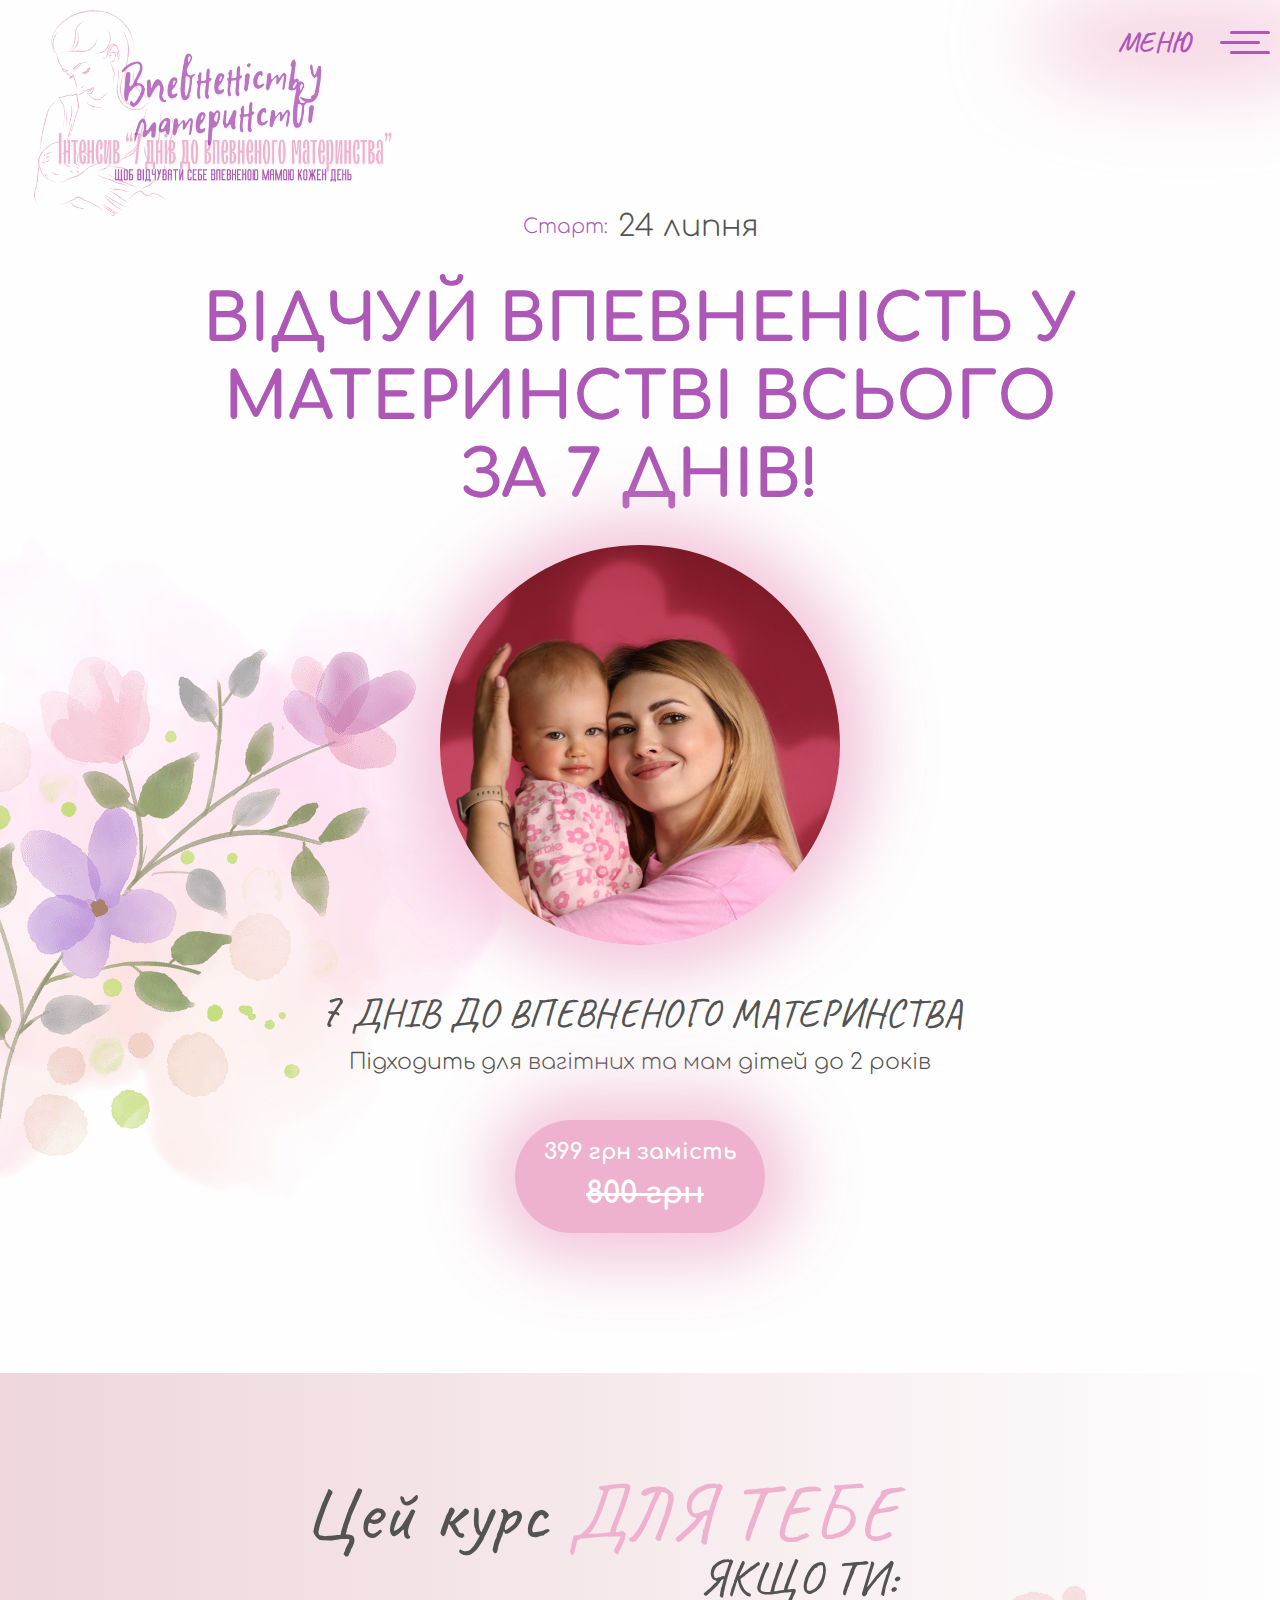
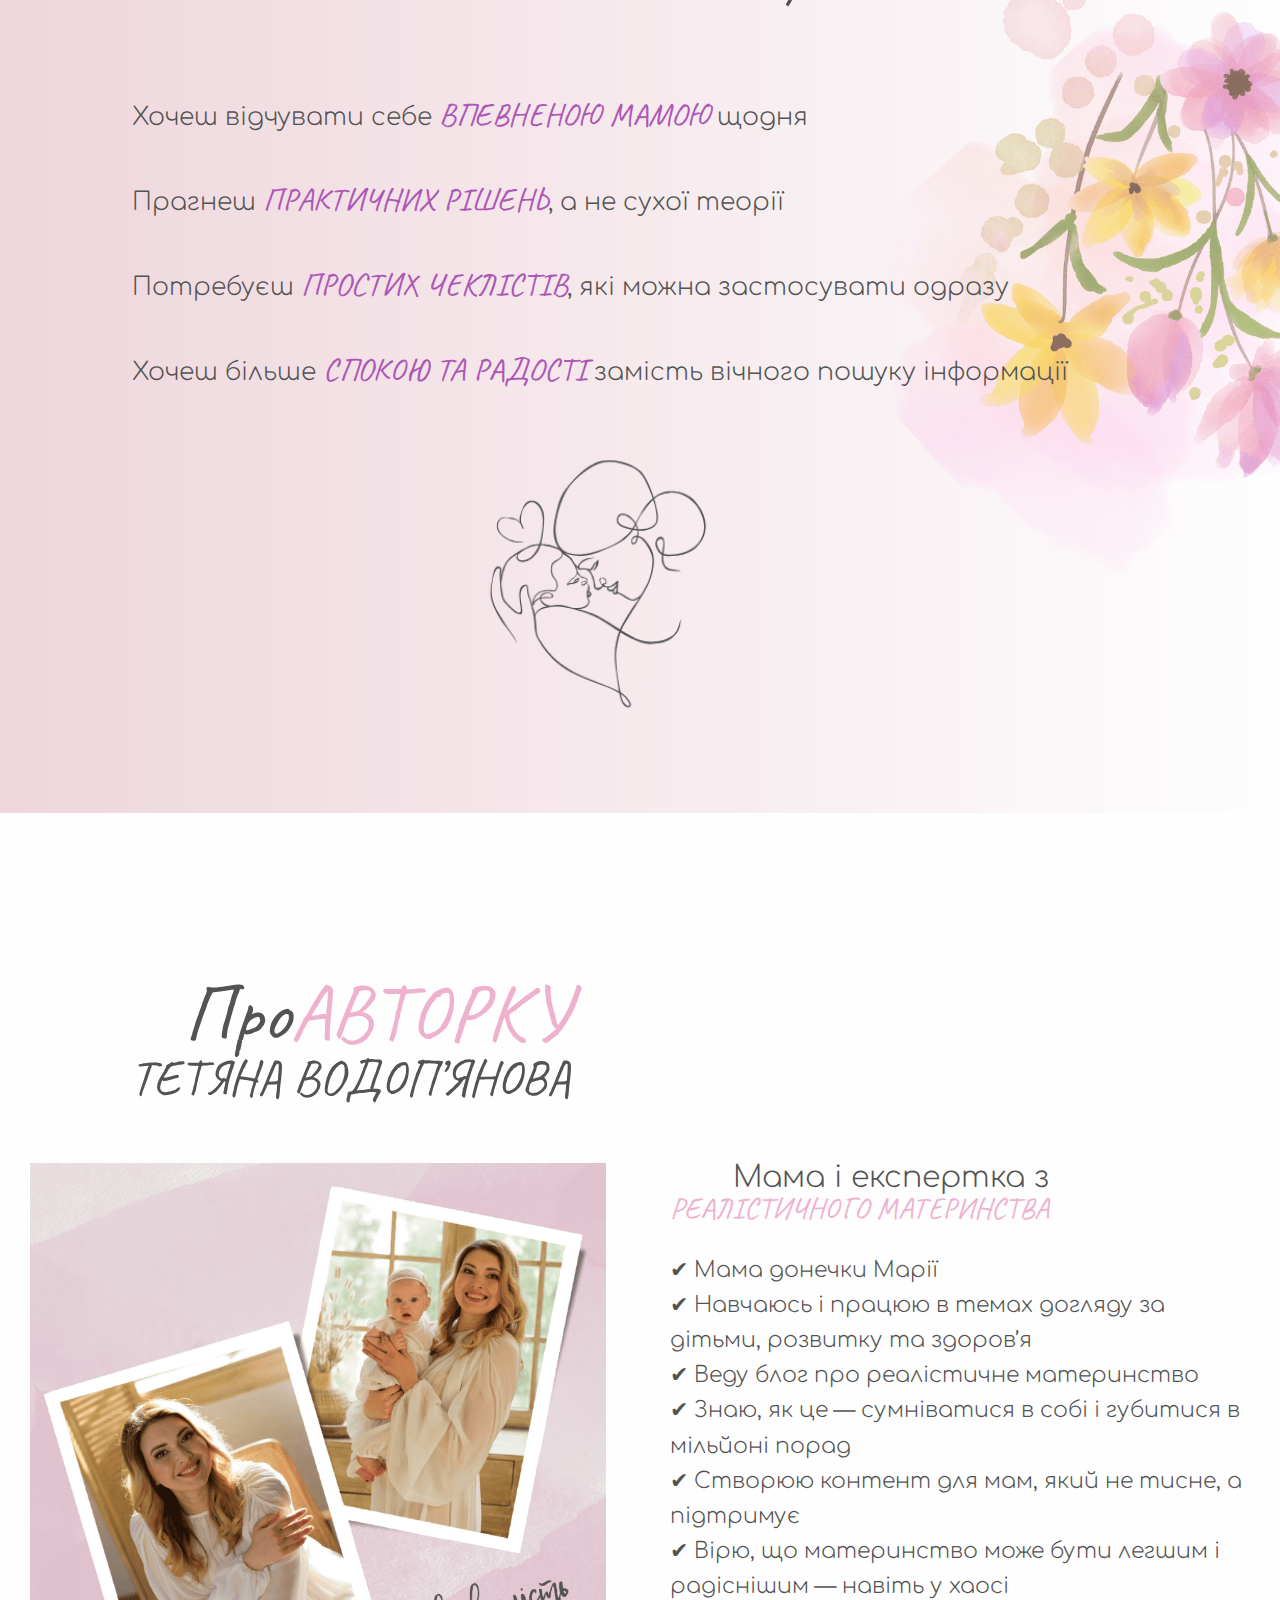
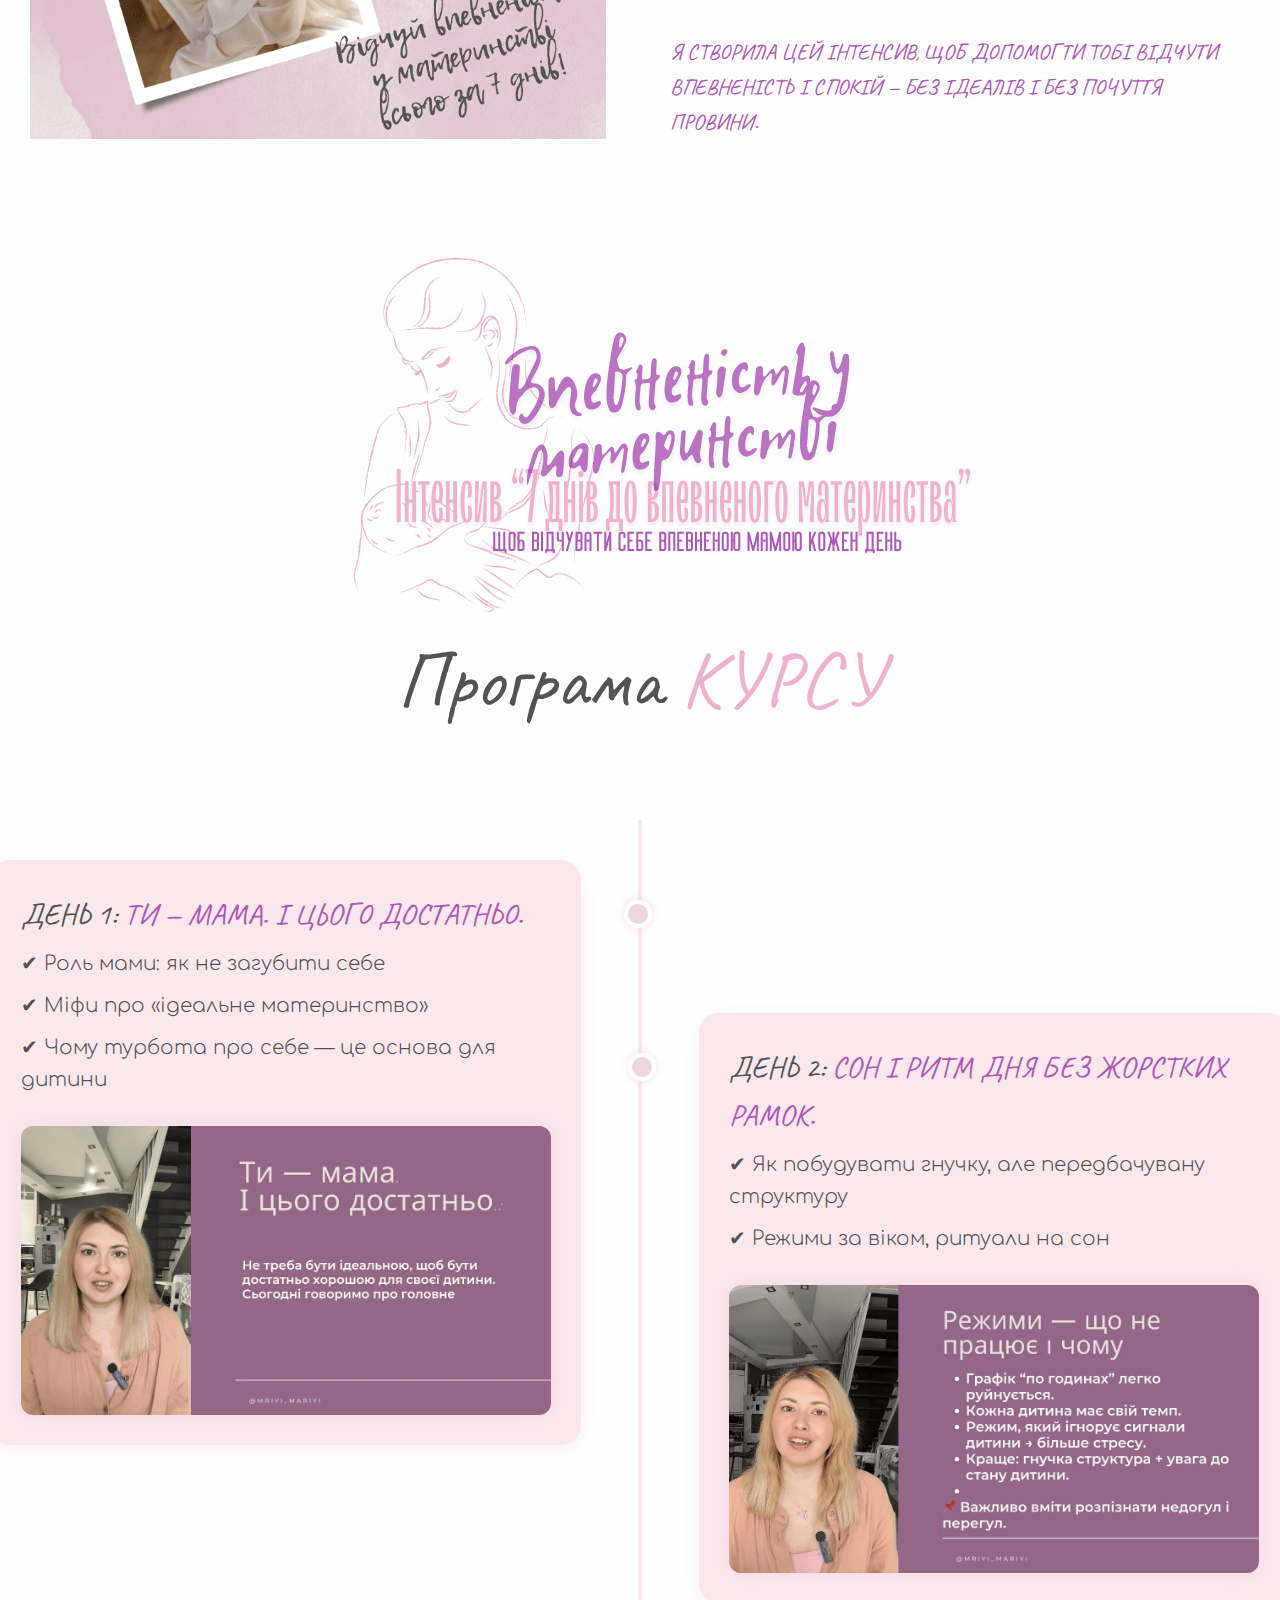
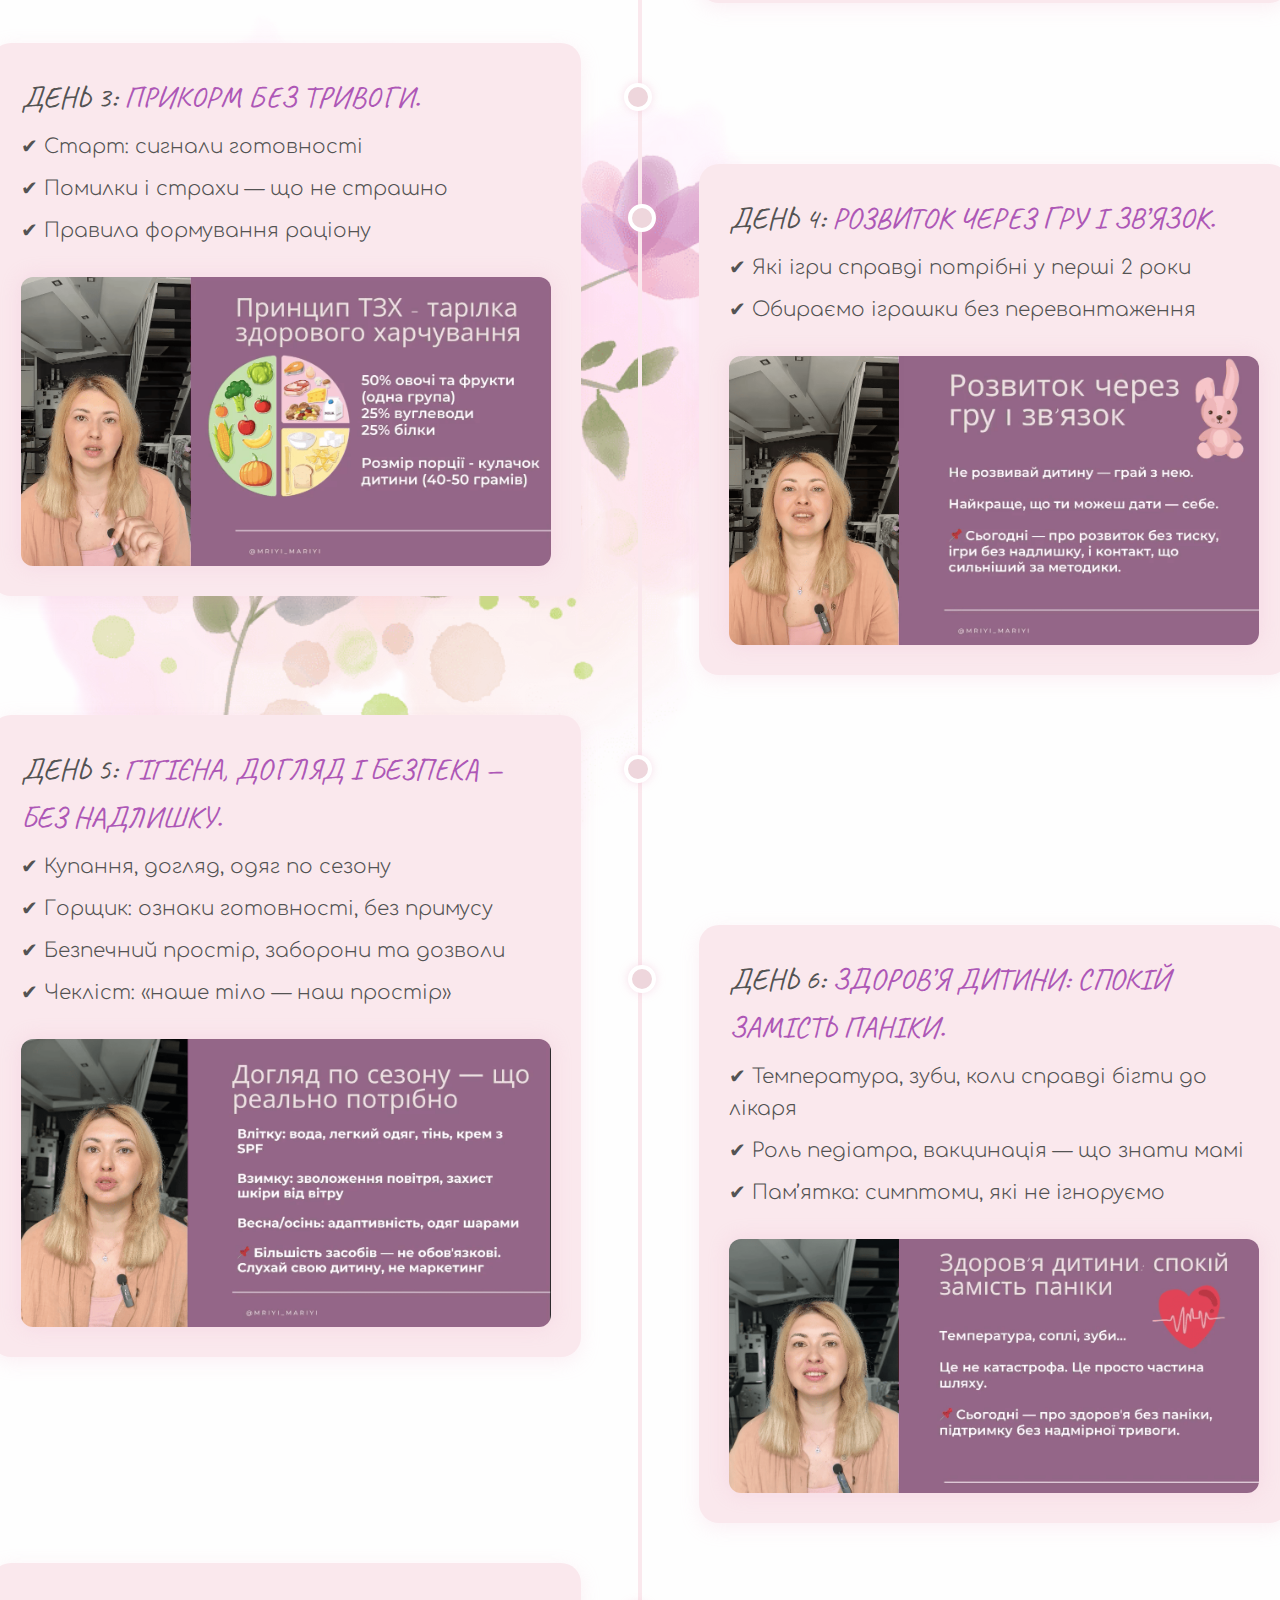
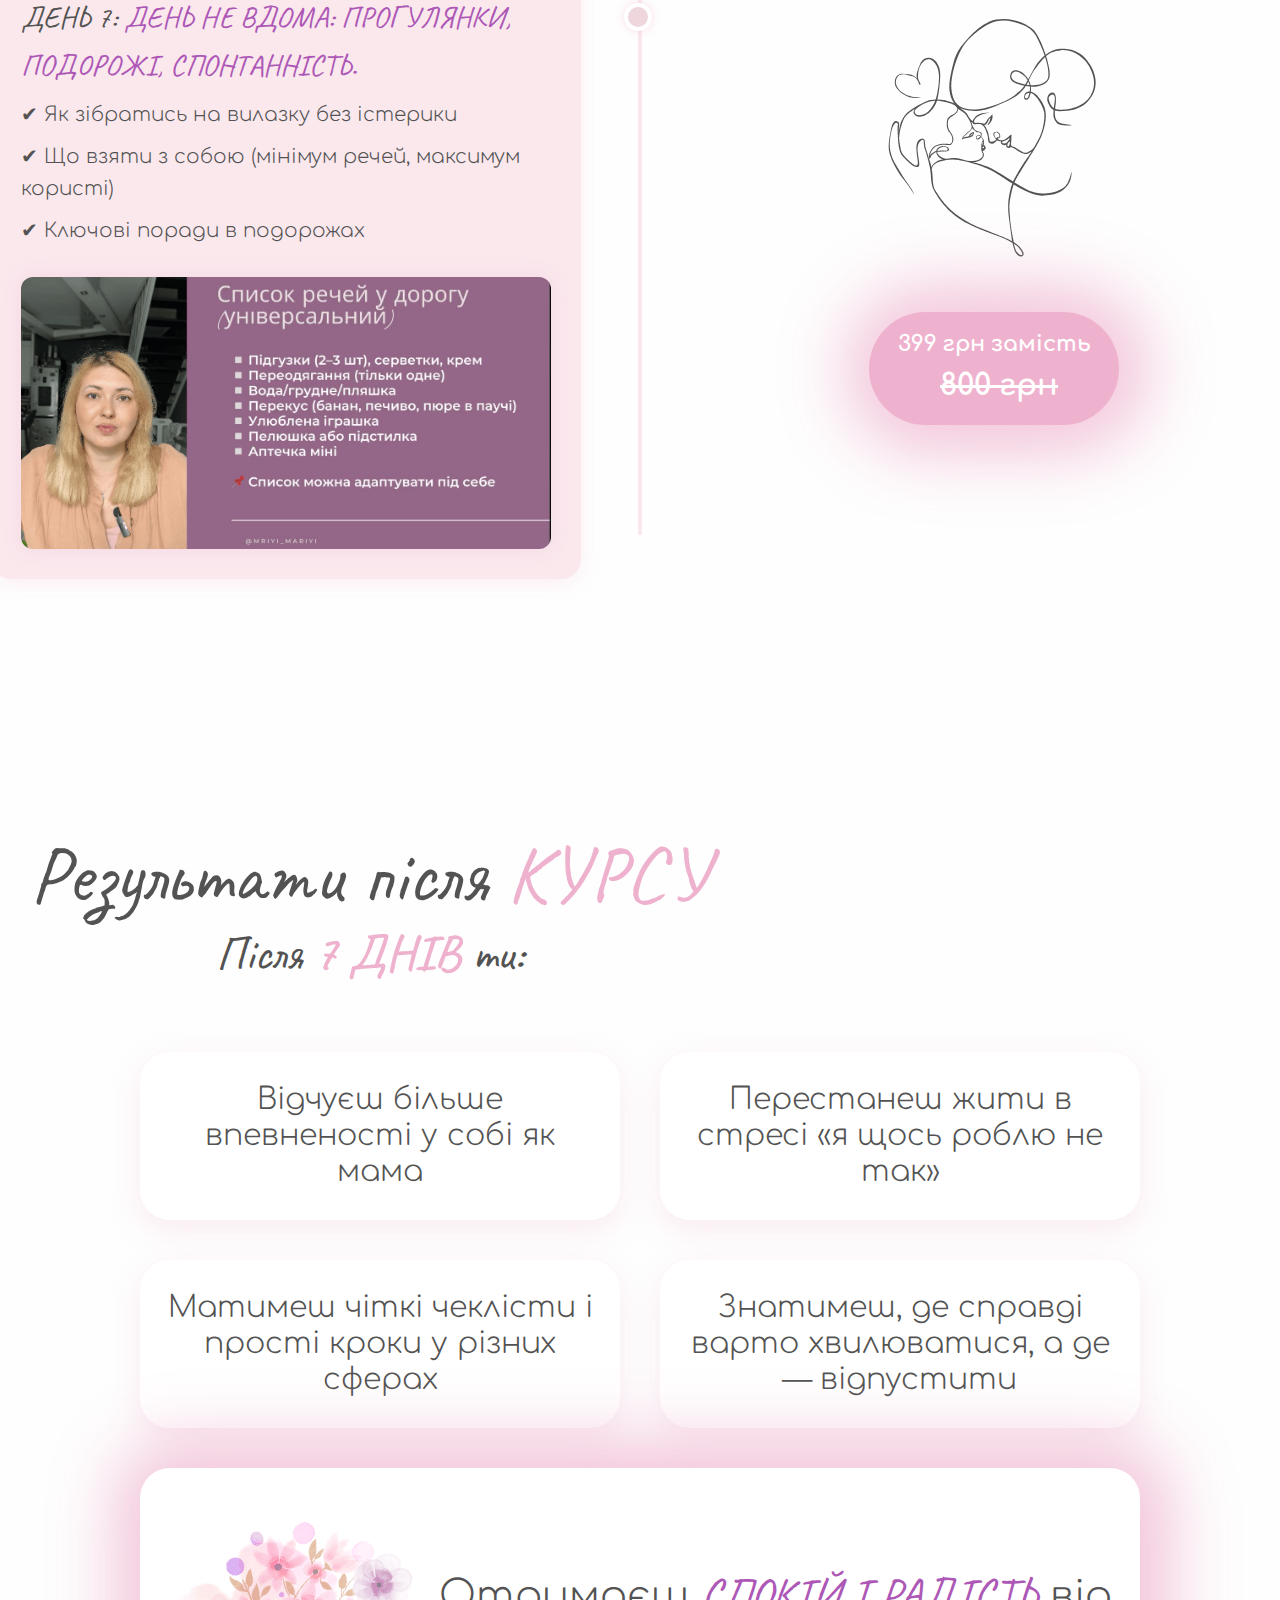
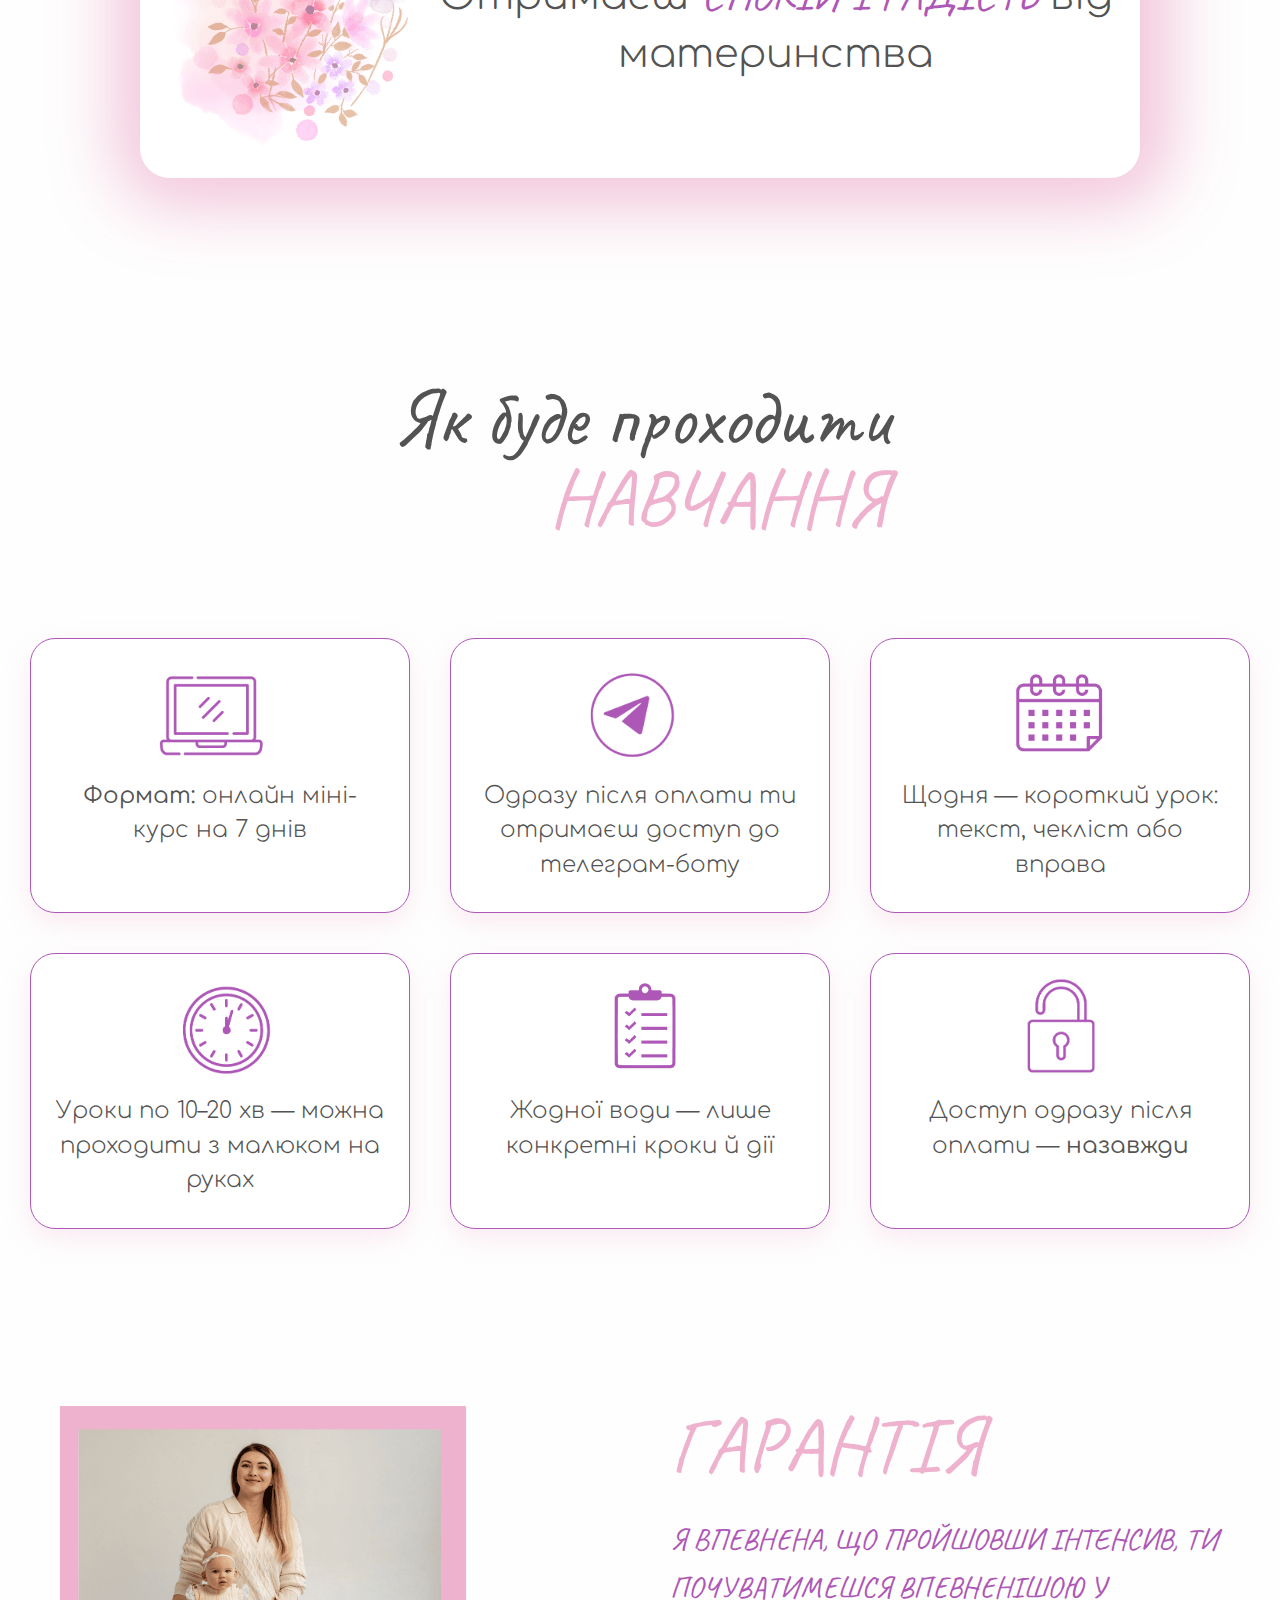
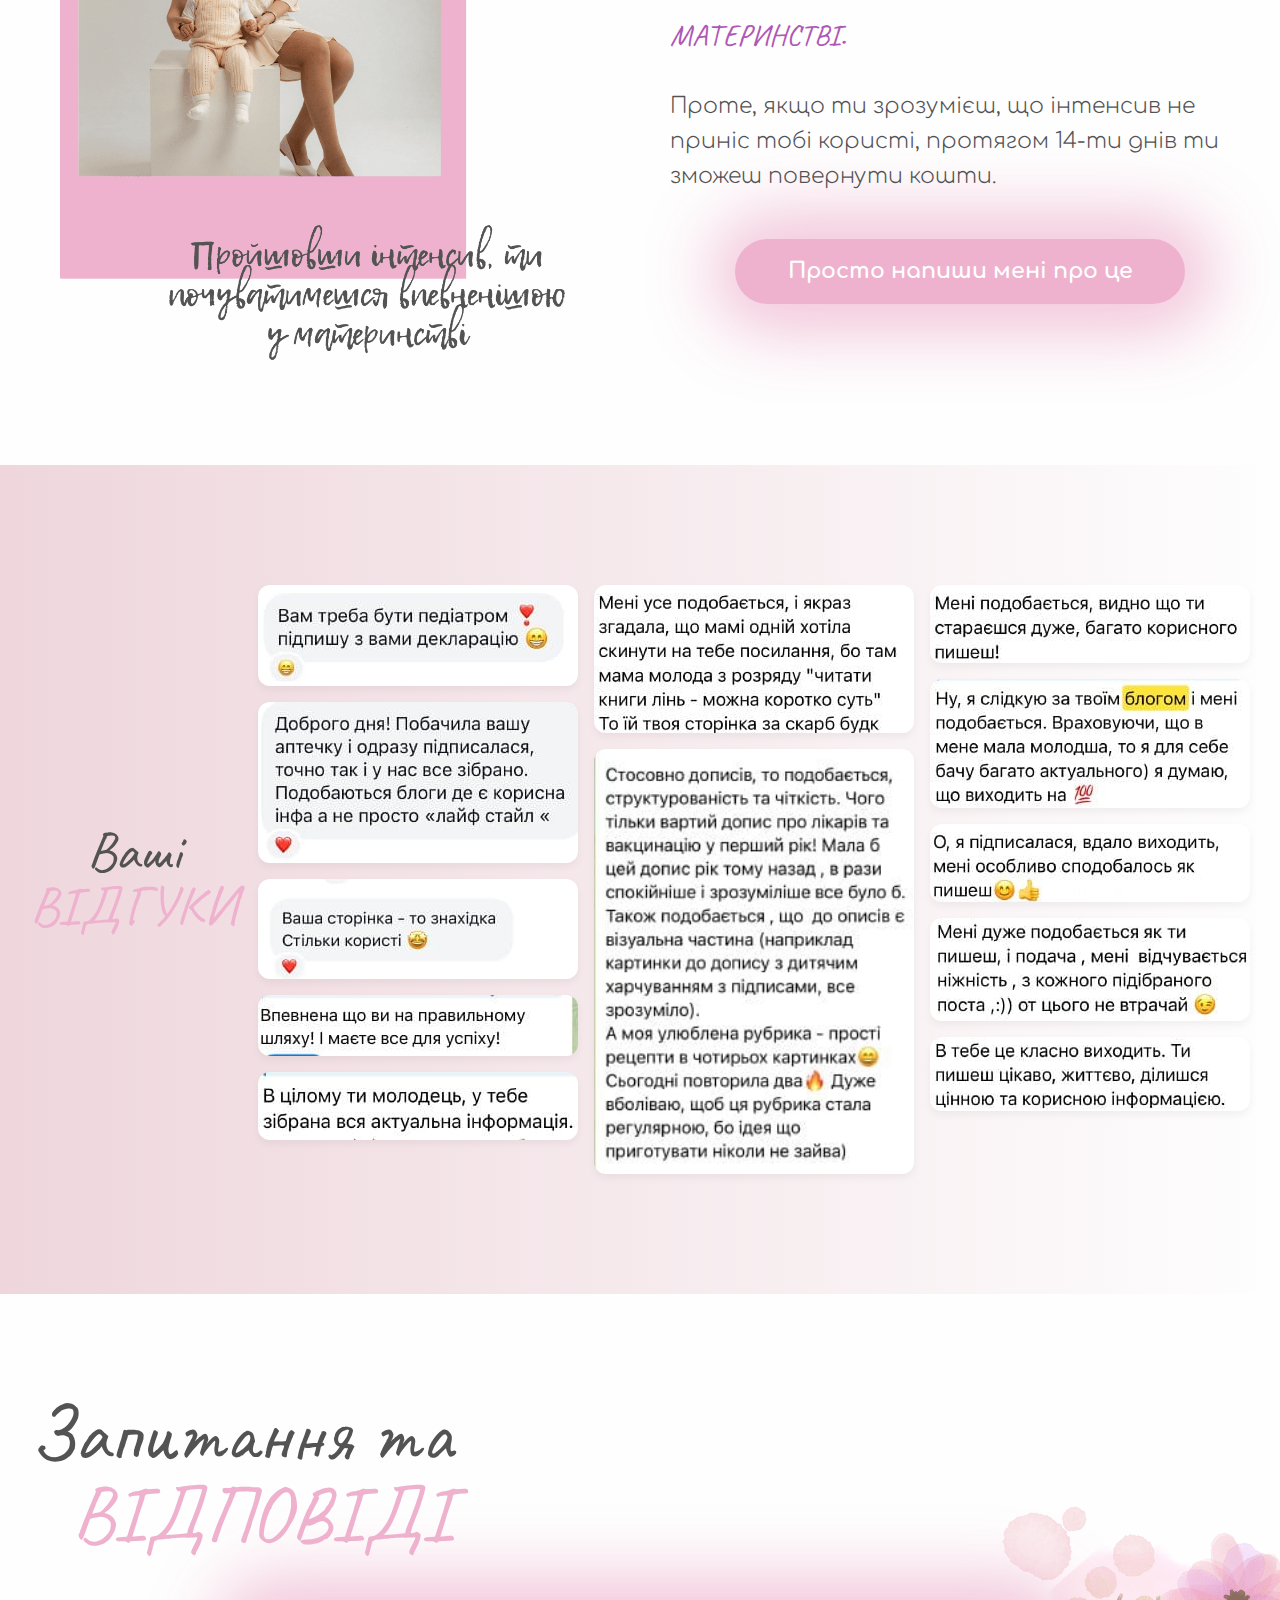
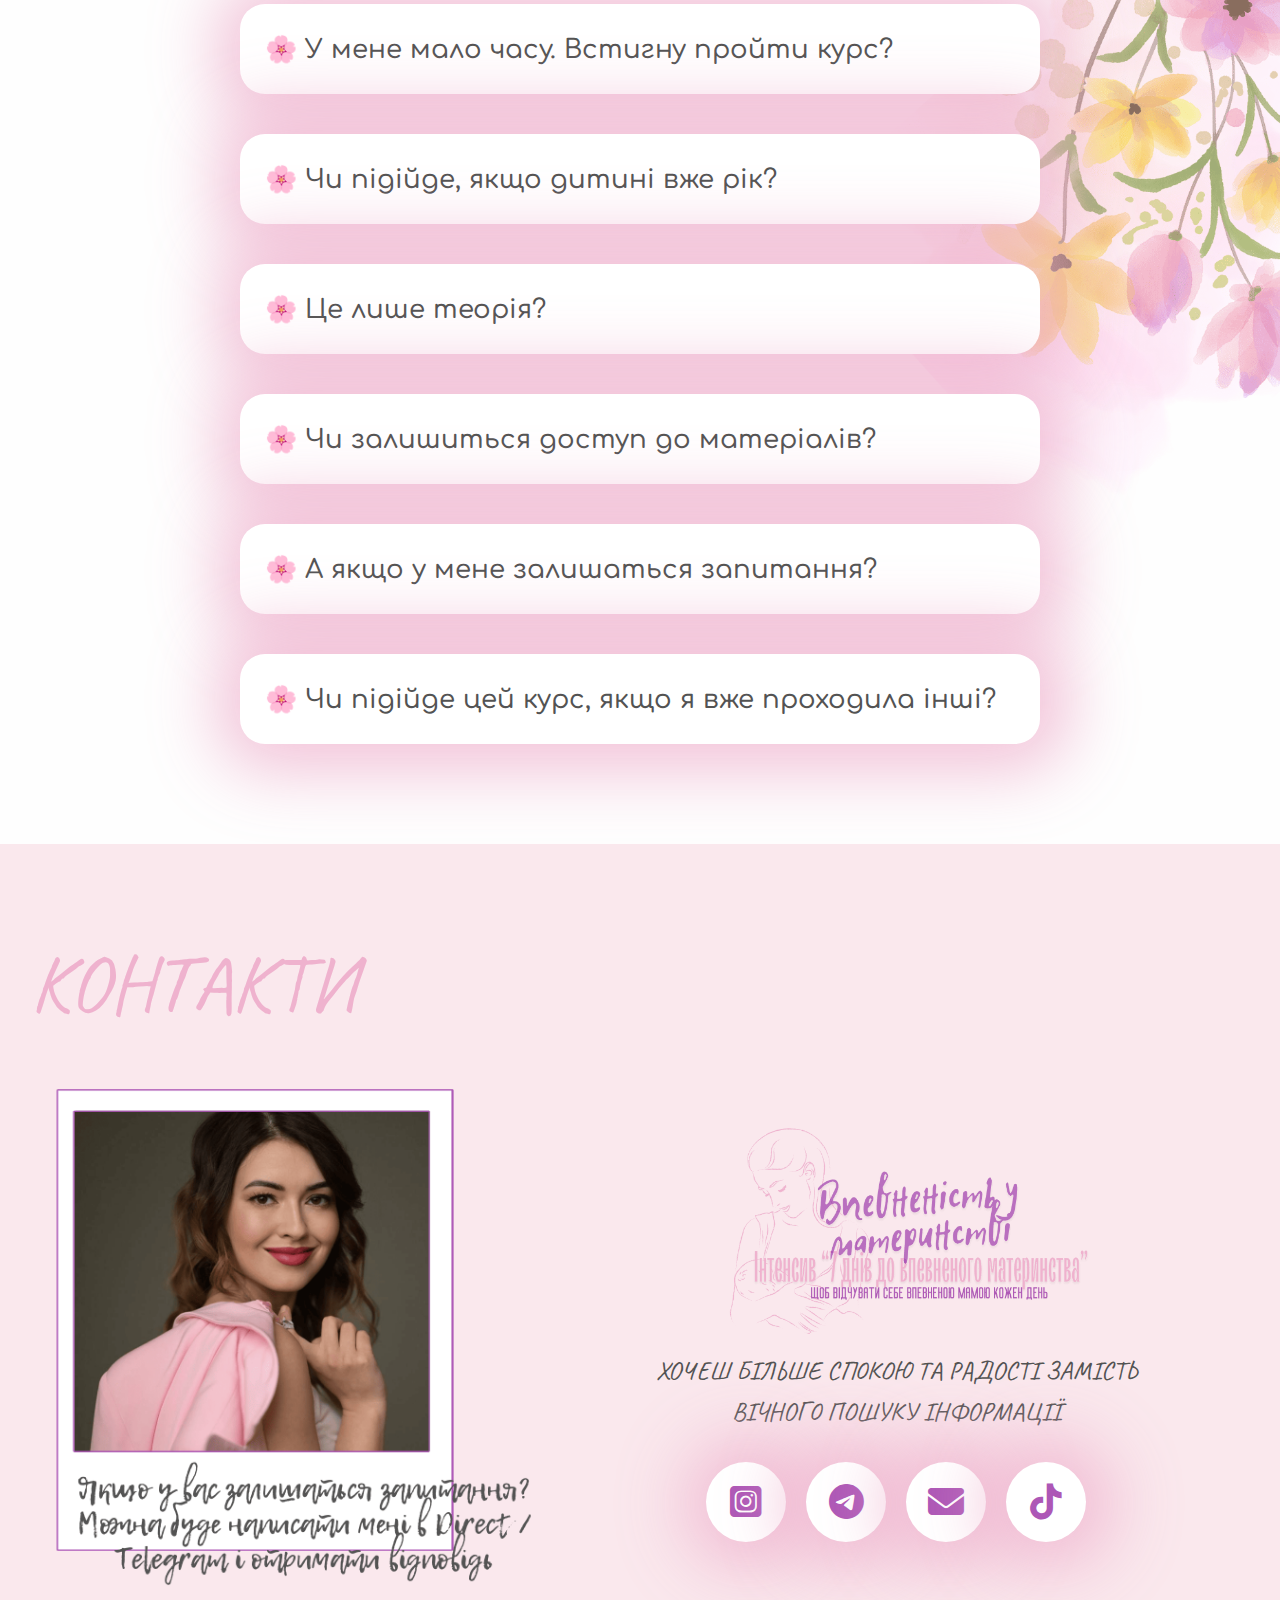
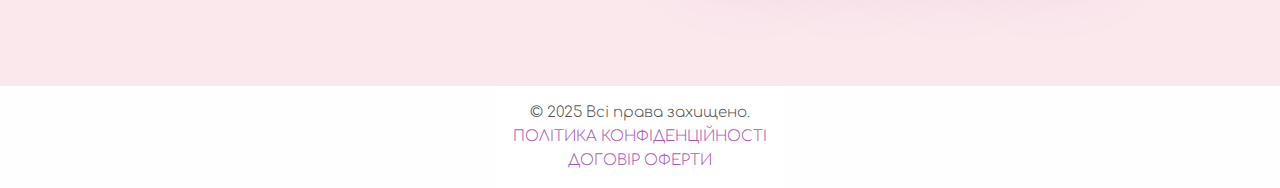
<file: index.html>
<!DOCTYPE html>
<html lang="uk">

<head>
    <meta charset="UTF-8">
    <meta name="viewport" content="width=device-width, initial-scale=1.0">
    <meta name="facebook-domain-verification" content="rbxsx952f8fr37771574ebmxnlj7n4" />
    <title>7 днів до впевненого материнства</title>
    <link
        href="https://fonts.googleapis.com/css2?family=Playfair+Display:wght@400;700&family=Montserrat:wght@400;700&display=swap"
        rel="stylesheet">
    <link rel="stylesheet" href="https://cdnjs.cloudflare.com/ajax/libs/font-awesome/6.4.0/css/all.min.css">
    <link rel="stylesheet" href="style.css">
    <!-- Meta Pixel Code -->
    <script>
        !function (f, b, e, v, n, t, s) {
            if (f.fbq) return; n = f.fbq = function () {
                n.callMethod ?
                    n.callMethod.apply(n, arguments) : n.queue.push(arguments)
            };
            if (!f._fbq) f._fbq = n; n.push = n; n.loaded = !0; n.version = '2.0';
            n.queue = []; t = b.createElement(e); t.async = !0;
            t.src = v; s = b.getElementsByTagName(e)[0];
            s.parentNode.insertBefore(t, s)
        }(window, document, 'script',
            'https://connect.facebook.net/en_US/fbevents.js');
        fbq('init', '1034640808480714');
        fbq('track', 'PageView');
    </script>
    <noscript><img height="1" width="1" style="display:none"
            src="https://www.facebook.com/tr?id=1034640808480714&ev=PageView&noscript=1" /></noscript>
    <!-- End Meta Pixel Code -->
</head>

<body id="body">


    <!-- <div class="floating-cta">
        <span class="old-price">1 690 грн</span>
        <span class="new-price">999 грн</span>
        <button class="cta">Придбати</button>
    </div> -->


    <header id="header" class="header">
        <img src="images/back.png" alt="7 днів до впевненого материнства" class="back-image">
        <div class="header-container">
            <div class="logo">
                <img src="images/logo.png" alt="7 днів до впевненого материнства">
            </div>
            <div class="menu-toggle"><i>МЕНЮ</i><span></span></div>
            <nav class="menu">
                <a href="#whom">Кому підходить</a>
                <a href="#author">Про авторку</a>
                <a href="#program">Програма</a>
                <a href="#reviews">Відгуки</a>
                <a href="#results">Результати</a>
                <a href="#learning">Формат навчання</a>
                <a href="#guarantee">Гарантія</a>
                <a href="#faq">Запитання</a>
            </nav>
            <div class="header-text">
                <p class="data">Старт: <span class="date-tomorrow"></span></p>
                <p class="offer">Відчуй впевненість у материнстві всього за 7 днів!</p>
                <img src="images/photo1.jpeg" alt="Тетяна Водоп’янова">
                <h1><span>7</span> днів до впевненого материнства</h1>
                <p class="text">Підходить для вагітних та мам дітей до 2 років</p>
                <div class="main-button open-modal-btn">399 грн замість <span class="none">800 грн</span>
                </div>

            </div>
        </div>

    </header>
    <div class="main-button open-modal-btn floating-btn">399 грн замість <span class="none">800 грн</span>
    </div>

    <section id="whom">
        <img src="images/back2.png" alt="7 днів до впевненого материнства" class="back-image">

        <div class="whom-container">
            <div class="title">
                <h2>Цей курс <b>для тебе</b></h2>
                <span>якщо ти:</span>
            </div>
            <div class="whom-steps">
                <div>
                    <div class="whom-step">
                        <p>Хочеш відчувати себе <span>впевненою мамою</span> щодня</p>
                    </div>
                    <div class="whom-step">
                        <p>Прагнеш <span>практичних рішень</span>, а не сухої теорії</p>
                    </div>
                    <div class="whom-step">
                        <p>Потребуєш <span>простих чеклістів</span>, які можна застосувати одразу</p>
                    </div>
                    <div class="whom-step">
                        <p>Хочеш більше <span>спокою та радості</span> замість вічного пошуку інформації
                        </p>
                    </div>
                </div>
                <img src="images/icon.png" alt="icon">
            </div>
        </div>
    </section>

    <section id="author">
        <div class="title">
            <h2>Про<b>авторку</b></h2>
            <span>Тетяна Водоп’янова</span>
        </div>

        <div class="author-container">
            <img src="images/about.png" alt="Тетяна Водоп’янова">

            <div class="author-text">
                <div class="title small">
                    <h2>Мама і експертка з <b>реалістичного материнства</b></h2>
                </div>
                <p>✔ Мама донечки Марії <br>
                    ✔ Навчаюсь і працюю в темах догляду за дітьми, розвитку та здоров’я <br>
                    ✔ Веду блог про реалістичне материнство <br>
                    ✔ Знаю, як це — сумніватися в собі і губитися в мільйоні порад <br>
                    ✔ Створюю контент для мам, який не тисне, а підтримує <br>
                    ✔ Вірю, що материнство може бути легшим і радіснішим — навіть у хаосі</p>
                <b>Я створила цей інтенсив, щоб допомогти тобі відчути впевненість і спокій — без ідеалів і без почуття
                    провини.</b>
            </div>
        </div>
    </section>

    <section id="program">
        <img src="images/back.png" alt="7 днів до впевненого материнства" class="back-image">

        <div class="program-container">
            <div class="title">
                <img src="images/logo.png" alt="7 днів до впевненого материнства">
                <h2>Програма <b>курсу</b></h2>
            </div>
            <div class="program-list">
                <div class="program-item">
                    <div class="program-item-text">
                        <h3><span>День 1:</span> Ти — мама. І цього достатньо.</h3>
                        <ul>
                            <li>✔ Роль мами: як не загубити себе</li>
                            <li>✔ Міфи про «ідеальне материнство»</li>
                            <li>✔ Чому турбота про себе — це основа для дитини</li>
                        </ul>
                    </div>
                    <img src="images/1.png" alt="День 1">
                </div>
                <div class="program-item">
                    <div class="program-item-text">
                        <h3><span>День 2:</span> Сон і ритм дня без жорстких рамок.</h3>
                        <ul>
                            <li>✔ Як побудувати гнучку, але передбачувану структуру</li>
                            <li>✔ Режими за віком, ритуали на сон</li>
                        </ul>
                    </div>
                    <img src="images/2.png" alt="День 2">
                </div>

                <div class="program-item">
                    <div class="program-item-text">
                        <h3><span>День 3:</span> Прикорм без тривоги.</h3>
                        <ul>
                            <li>✔ Старт: сигнали готовності</li>
                            <li>✔ Помилки і страхи — що не страшно</li>
                            <li>✔ Правила формування раціону</li>
                        </ul>
                    </div>
                    <img src="images/3.png" alt="День 3">
                </div>
                <div class="program-item">
                    <div class="program-item-text">
                        <h3><span>День 4:</span> Розвиток через гру і зв’язок.</h3>
                        <ul>
                            <li>✔ Які ігри справді потрібні у перші 2 роки</li>
                            <li>✔ Обираємо іграшки без перевантаження</li>
                        </ul>
                    </div>
                    <img src="images/4.png" alt="День 4">
                </div>
                <div class="program-item">
                    <div class="program-item-text">
                        <h3><span>День 5:</span> Гігієна, догляд і безпека — без надлишку.</h3>
                        <ul>
                            <li>✔ Купання, догляд, одяг по сезону</li>
                            <li>✔ Горщик: ознаки готовності, без примусу</li>
                            <li>✔ Безпечний простір, заборони та дозволи</li>
                            <li>✔ Чекліст: «наше тіло — наш простір»</li>
                        </ul>
                    </div>
                    <img src="images/5.png" alt="День 5">
                </div>
                <div class="program-item">
                    <div class="program-item-text">
                        <h3><span>День 6:</span> Здоров’я дитини: спокій замість паніки.</h3>
                        <ul>
                            <li>✔ Температура, зуби, коли справді бігти до лікаря</li>
                            <li>✔ Роль педіатра, вакцинація — що знати мамі</li>
                            <li>✔ Пам’ятка: симптоми, які не ігноруємо</li>
                        </ul>
                    </div>
                    <img src="images/6.png" alt="День 6">
                </div>
                <div class="program-item">
                    <div class="program-item-text">
                        <h3><span>День 7:</span> День не вдома: прогулянки, подорожі, спонтанність.</h3>
                        <ul>
                            <li>✔ Як зібратись на вилазку без істерики</li>
                            <li>✔ Що взяти з собою (мінімум речей, максимум користі)</li>
                            <li>✔ Ключові поради в подорожах</li>
                        </ul>
                    </div>
                    <img src="images/7.png" alt="День 7">
                </div>
                <div class="program-item program-item-btn">
                    <img src="images/icon.png" alt="icon">
                    <div class="main-button open-modal-btn">399 грн замість <span class="none">800 грн</span></div>
                </div>

            </div>
        </div>
        </div>
    </section>

    <section id="results">
        <div class="title">
            <h2>Результати після <b>курсу</b></h2>
            <div class="results-title">
                <h3>Після <span>7 днів</span> ти:</h3>
            </div>
        </div>
        <div class="results-list">
            <div class="result-item">
                <p>Відчуєш більше впевненості у собі як мама</p>
            </div>
            <div class="result-item">
                <p>Перестанеш жити в стресі «я щось роблю не так»</p>
            </div>
            <div class="result-item">
                <p>Матимеш чіткі чеклісти і прості кроки у різних сферах</p>
            </div>
            <div class="result-item">
                <p>Знатимеш, де справді варто хвилюватися, а де — відпустити</p>
            </div>
            <div class="result-item">
                <img src="images/back3.png" alt="Отримаєш спокій і радість від материнства">
                <p>Отримаєш <span>спокій і радість</span> від материнства</p>
            </div>
        </div>
    </section>

    <section id="learning">
        <div class="title">
            <h2>Як буде проходити <b>навчання</b></h2>
        </div>
        <div class="learning-grid">
            <div class="learning-item icon-1">
                <p><strong>Формат:</strong> онлайн міні-курс на 7 днів</p>
            </div>
            <div class="learning-item icon-3">
                <p>Одразу після оплати ти отримаєш доступ до телеграм-боту</p>
            </div>
            <div class="learning-item icon-5">
                <p>Щодня — короткий урок: текст, чекліст або вправа</p>
            </div>
            <div class="learning-item icon-4">
                <p>Уроки по 10–20 хв — можна проходити з малюком на руках</p>
            </div>
            <div class="learning-item icon-2">
                <p>Жодної води — лише конкретні кроки й дії</p>
            </div>
            <div class="learning-item icon-6">
                <p>Доступ одразу після оплати — <strong>назавжди</strong></p>
            </div>
        </div>
    </section>

    <section id="guarantee">
        <div class="author-container">
            <img src="images/11.png" alt="Тетяна Водоп’янова">
            <div class="author-text">
                <div class="title">
                    <h2><b>Гарантія</b></h2>
                </div>
                <div class="guarantee-content">
                    <h3>Я впевнена, що пройшовши інтенсив, ти почуватимешся впевненішою у материнстві.</h3>
                    <p>Проте, якщо ти зрозумієш, що інтенсив не приніс тобі користі, протягом 14-ти днів ти зможеш
                        повернути
                        кошти.
                    </p>
                    <a class="main-button" href="https://t.me/mrii_mariyi" target="_blank">Просто
                        напиши мені про це</a>
                </div>
            </div>
        </div>
    </section>

    <section id="reviews">
        <div class="title">
            <h2>Ваші<b>відгуки</b></h2>
        </div>
        <div class="masonry">
            <img src="images/r1.jpeg" alt="Відгук">
            <img src="images/r2.jpeg" alt="Відгук">
            <img src="images/r3.jpeg" alt="Відгук">
            <img src="images/r4.jpeg" alt="Відгук">
            <img src="images/r5.jpeg" alt="Відгук">
            <img src="images/r6.jpeg" alt="Відгук">
            <img src="images/r12.jpeg" alt="Відгук">
            <img src="images/r7.jpeg" alt="Відгук">
            <img src="images/r8.jpeg" alt="Відгук">
            <img src="images/r9.jpeg" alt="Відгук">
            <img src="images/r10.jpeg" alt="Відгук">
            <img src="images/r11.jpeg" alt="Відгук">
        </div>
    </section>

    <section id="faq">
        <img src="images/back2.png" alt="7 днів до впевненого материнства" class="back-image">

        <div class="title">
            <h2>Запитання та <b>відповіді</b></h2>
        </div>

        <div class="faq-list">
            <div class="faq-item">
                <button class="faq-question">🌸 У мене мало часу. Встигну пройти курс?</button>
                <div class="faq-answer">Так! Уроки короткі (5–15 хв), а практичні завдання легко вписати в будь-який
                    день мами.
                </div>
            </div>
            <div class="faq-item">
                <button class="faq-question">🌸 Чи підійде, якщо дитині вже рік?</button>
                <div class="faq-answer">Абсолютно. Курс актуальний для мам дітей від народження до 2 років. Принципи
                    однаково
                    працюють і з малюками старшого віку.</div>
            </div>
            <div class="faq-item">
                <button class="faq-question">🌸 Це лише теорія?</button>
                <div class="faq-answer">Ні. Кожен день курсу містить конкретні дії, чеклісти і завдання, які можна
                    застосувати
                    одразу.</div>
            </div>
            <div class="faq-item">
                <button class="faq-question">🌸 Чи залишиться доступ до матеріалів?</button>
                <div class="faq-answer">Так, доступ зберігається безстроково після покупки.</div>
            </div>
            <div class="faq-item">
                <button class="faq-question">🌸 А якщо у мене залишаться запитання?</button>
                <div class="faq-answer">Можна буде написати мені в Direct / Telegram і отримати відповідь.</div>
            </div>
            <div class="faq-item">
                <button class="faq-question">🌸 Чи підійде цей курс, якщо я вже проходила інші?</button>
                <div class="faq-answer">Так. Тут усе стиснуто, без «води», лише реальні ситуації, з якими стикаються
                    мами щодня.
                </div>
            </div>
        </div>
    </section>

    <section id="contacts">
        <div class="title">
            <h2><b>Контакти</b></h2>
        </div>
        <div class="contact-container">
            <img src="images/contacts.png" alt="Фото">
            <div class="contacts-list">
                <img src="images/logo.png" alt="7 днів до впевненого материнства">
                <h3>Хочеш більше спокою та радості замість вічного пошуку інформації</h3>
                <div class="sosial-icons">
                    <a href="https://www.instagram.com/mriyi_mariyi/" target="_blank" class="circle-icon">
                        <i class="fa-brands fa-square-instagram"></i>
                    </a>
                    <a href="https://t.me/mrii_mariyi" target="_blank" class="circle-icon">
                        <i class="fa-brands fa-telegram"></i>
                    </a>
                    <a href="mailto:mriimarii23@gmail.com" class="circle-icon">
                        <i class="fa-solid fa-envelope"></i>
                    </a>
                    <a href="https://www.tiktok.com/@mriyi_mariyi" target="_blank" class="circle-icon">
                        <i class="fab fa-tiktok"></i>
                    </a>
                </div>
            </div>
        </div>



    </section>

    <div class="modal-overlay" id="modal">
        <div class="modal-window">
            <button class="modal-close" id="modalClose">&times;</button>
            <h2>7 днів до впевненого материнства</h2>
            <div class="price-info">
                <strong>399 грн</strong> <span>замість 800 грн</span>
            </div>
            <!-- <form class="modal-form">
                <input type="text" name="name" placeholder="Ваше ім’я" required>
                <input type="email" name="email" placeholder="E-mail" required>
                <input type="tel" name="phone" placeholder="Ваш телефон" required>

            </form> -->
            <a href="https://secure.wayforpay.com/button/bc33fd722daa0" type="submit" class="main-button">Отримати
                доступ</a>
            <p class="guarantee">
                P.S. Ви нічим не ризикуєте! Гарантія повернення коштів — 14 днів, якщо інтенсив не принесе вам користі
            </p>
            <div class="timer-block">
                <p>ДО ЗАКІНЧЕННЯ АКЦІЇ:</p>
                <p id="countdown"></p>
            </div>
        </div>
    </div>


    <footer>
        <p>© 2025 Всі права захищено.</p>
        <a href="privacy.html" target="_blank">Політика конфіденційності</a>
        <a href="offer.html" target="_blank">Договір оферти</a>
    </footer>
    <script>
        document.querySelectorAll('.cta').forEach(button => {
            button.addEventListener('click', () => {
                alert("Дякуємо за інтерес до курсу! Перехід на сторінку оплати буде реалізовано пізніше.");
            });
        });

        const toggle = document.querySelector('.menu-toggle');
        const menu = document.querySelector('.menu');

        toggle.addEventListener('click', () => {
            toggle.classList.toggle('active');
            menu.classList.toggle('active');
        });

        document.querySelectorAll('.menu a').forEach(link => {
            link.addEventListener('click', () => {
                toggle.classList.remove('active');
                menu.classList.remove('active');
            });
        });


        const dateElement = document.querySelector('.date-tomorrow');
        const tomorrow = new Date();
        tomorrow.setDate(tomorrow.getDate());

        const options = { day: 'numeric', month: 'long' };
        const formatted = tomorrow.toLocaleDateString('uk-UA', options);

        if (dateElement) {
            dateElement.textContent = formatted;
        }

        document.querySelectorAll('.faq-question').forEach(btn => {
            btn.addEventListener('click', () => {
                const currentItem = btn.parentElement;
                document.querySelectorAll('.faq-item').forEach(item => {
                    if (item !== currentItem) item.classList.remove('active');
                });
                currentItem.classList.toggle('active');
            });
        });

        document.querySelectorAll('.open-modal-btn').forEach(button => {
            button.addEventListener('click', () => {
                document.getElementById('modal').classList.add('active');
            });
        });

        document.getElementById('modalClose').addEventListener('click', () => {
            document.getElementById('modal').classList.remove('active');
        });



        function updateCountdown() {
            const now = new Date();
            const end = new Date();
            end.setHours(23, 59, 59, 999);
            const diff = end - now;

            const hours = String(Math.floor(diff / (1000 * 60 * 60))).padStart(2, '0');
            const minutes = String(Math.floor((diff / (1000 * 60)) % 60)).padStart(2, '0');
            const seconds = String(Math.floor((diff / 1000) % 60)).padStart(2, '0');

            document.getElementById('countdown').textContent = `${hours} год ${minutes} хв ${seconds} сек`;
        }
        setInterval(updateCountdown, 1000);

        updateCountdown();

        document.addEventListener("DOMContentLoaded", function () {
            const floatingBtn = document.querySelector(".floating-btn");
            const header = document.getElementById("header");
            const contacts = document.getElementById("contacts");

            window.addEventListener("scroll", function () {
                const scrollY = window.scrollY || window.pageYOffset;

                const headerBottom = header.offsetTop + header.offsetHeight;
                const contactsTop = contacts.offsetTop;


                const offsetBeforeContacts = 100;

                if (scrollY > headerBottom && scrollY < contactsTop - offsetBeforeContacts) {
                    floatingBtn.classList.add("show");
                } else {
                    floatingBtn.classList.remove("show");
                }
            });
        });



    </script>
</body>

</html>
</file>
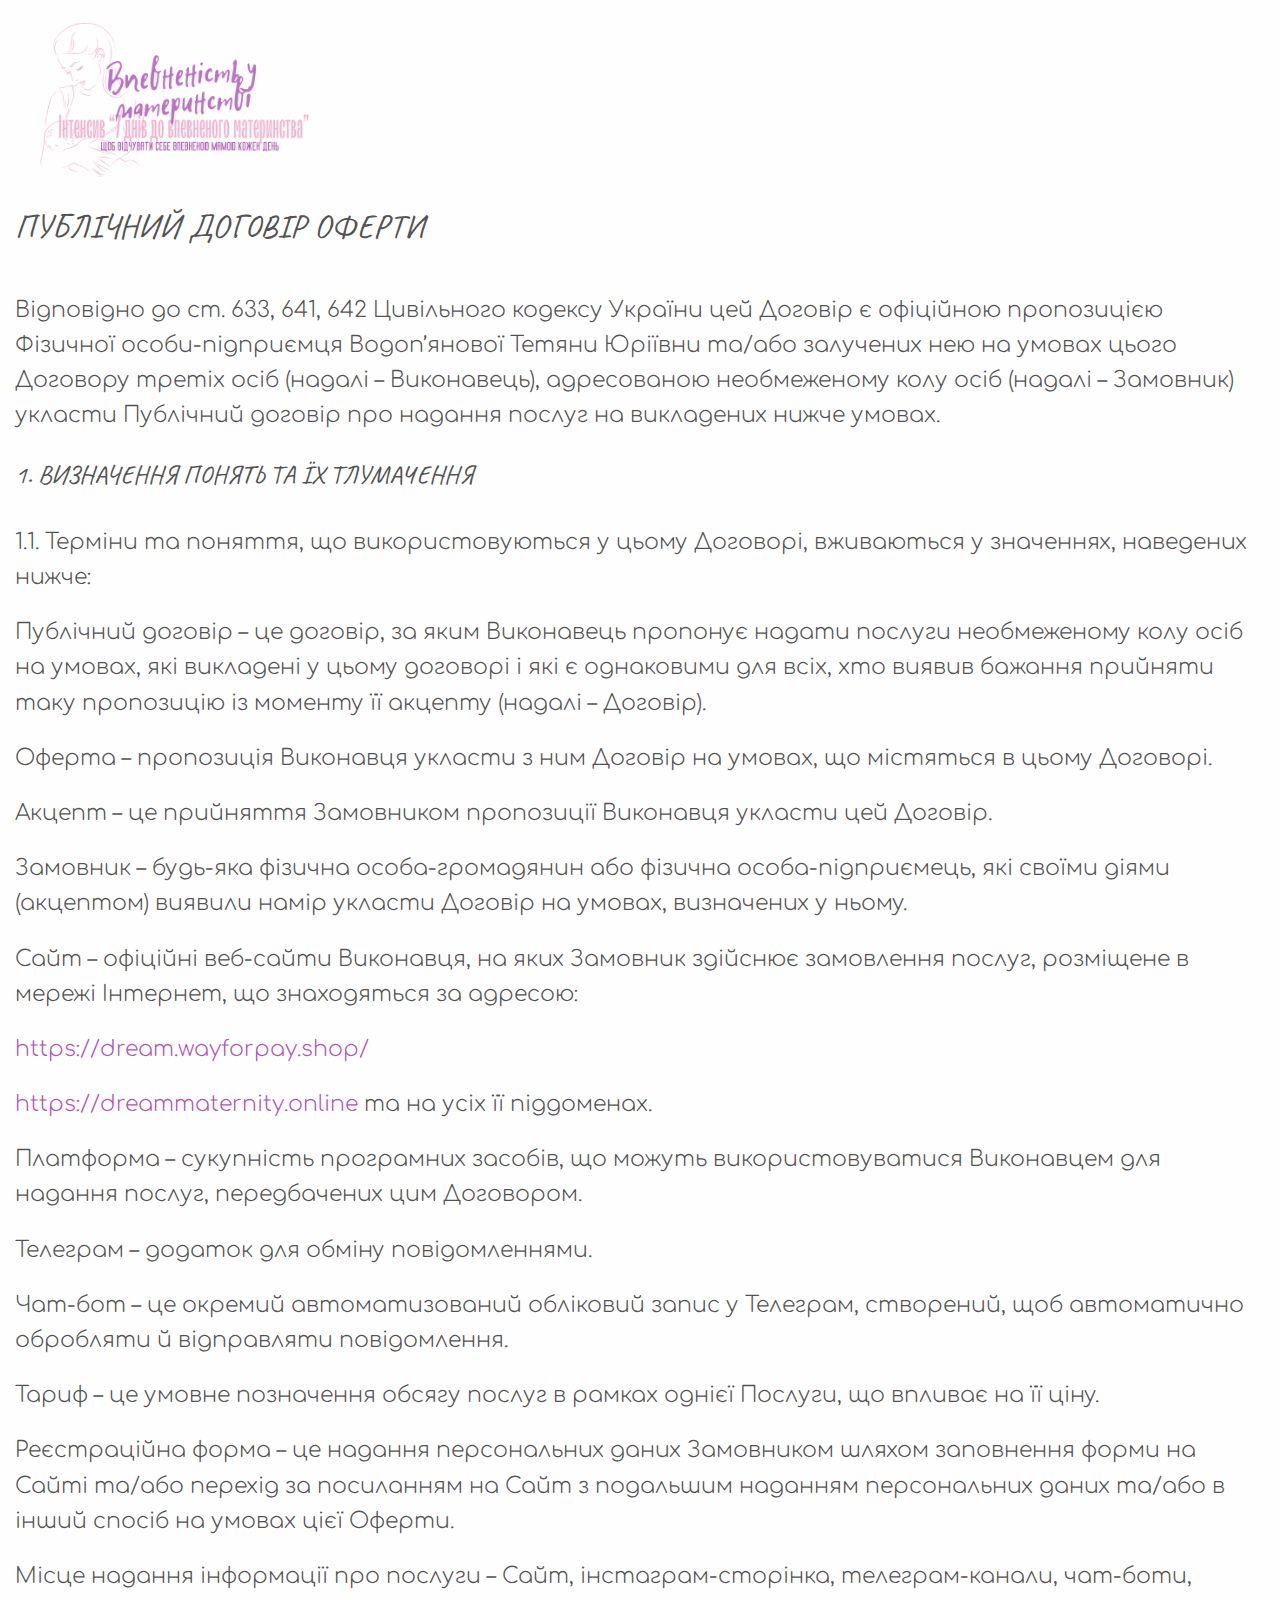
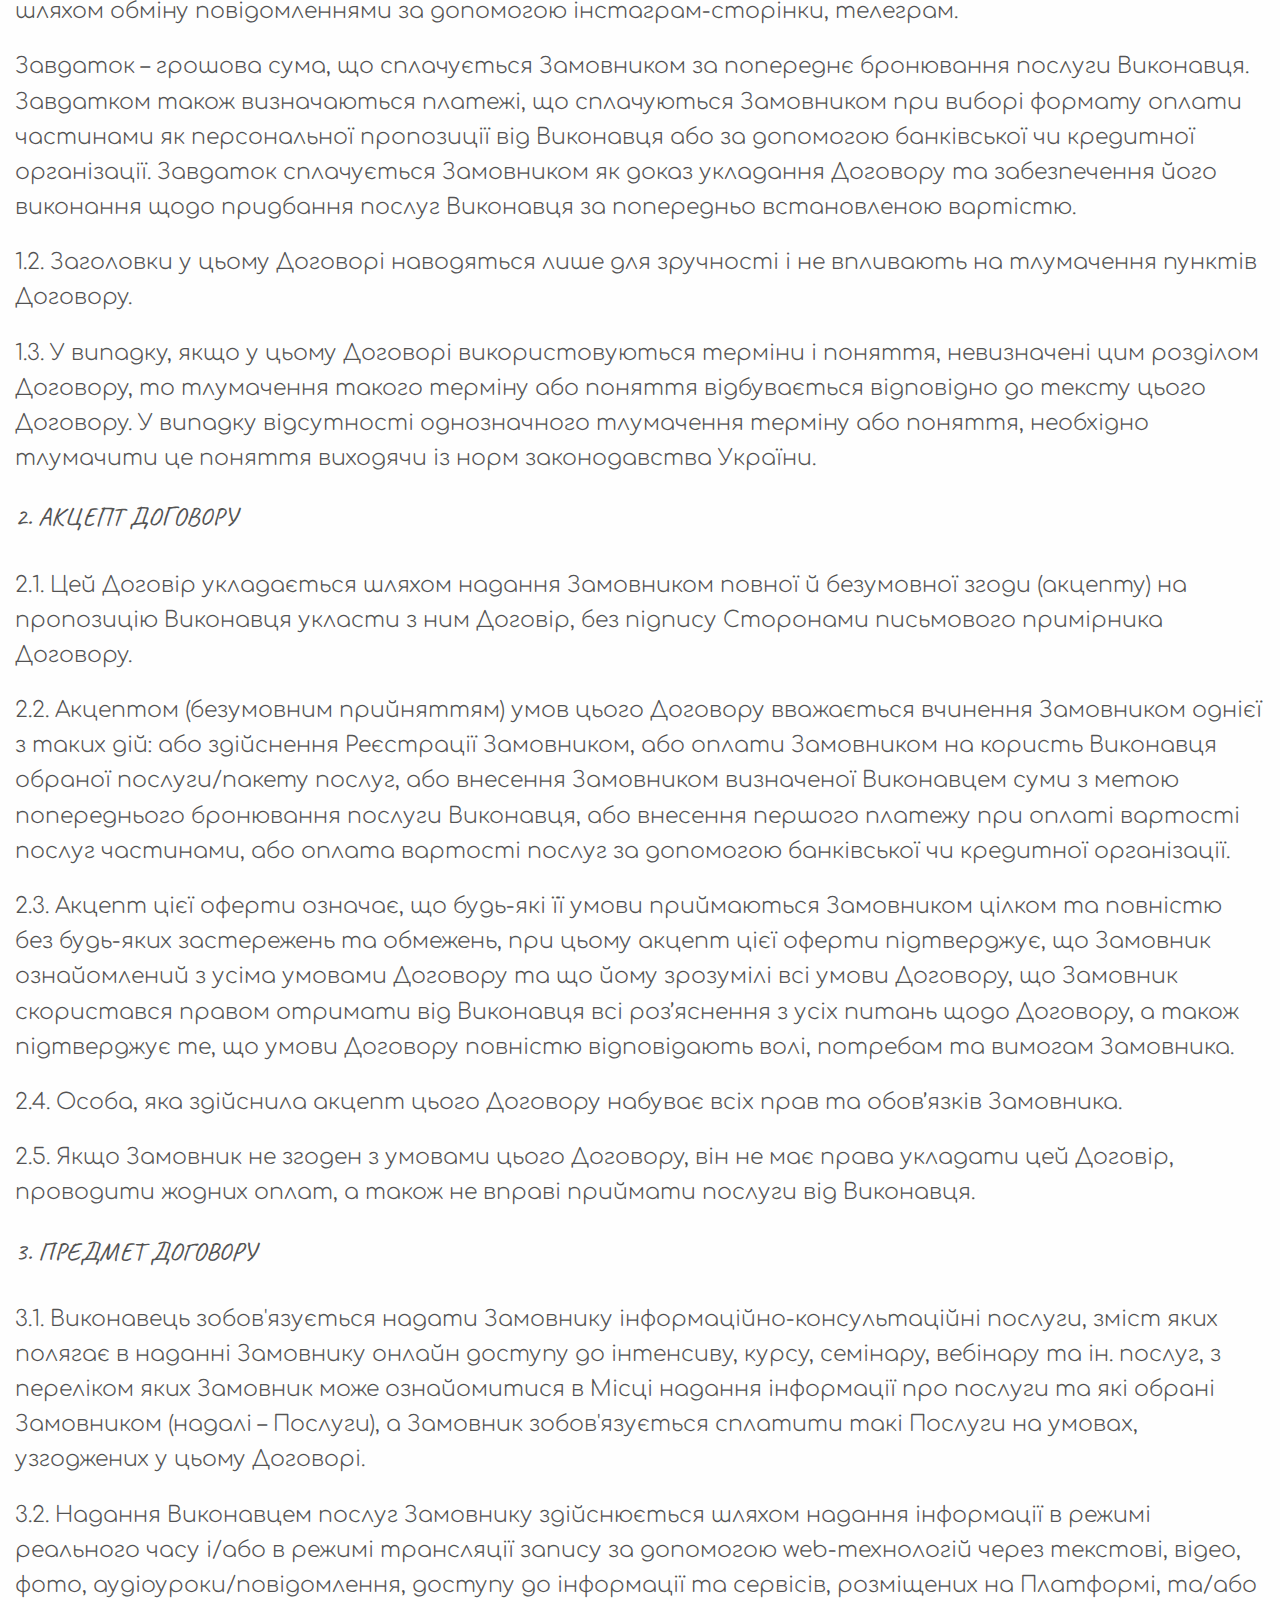
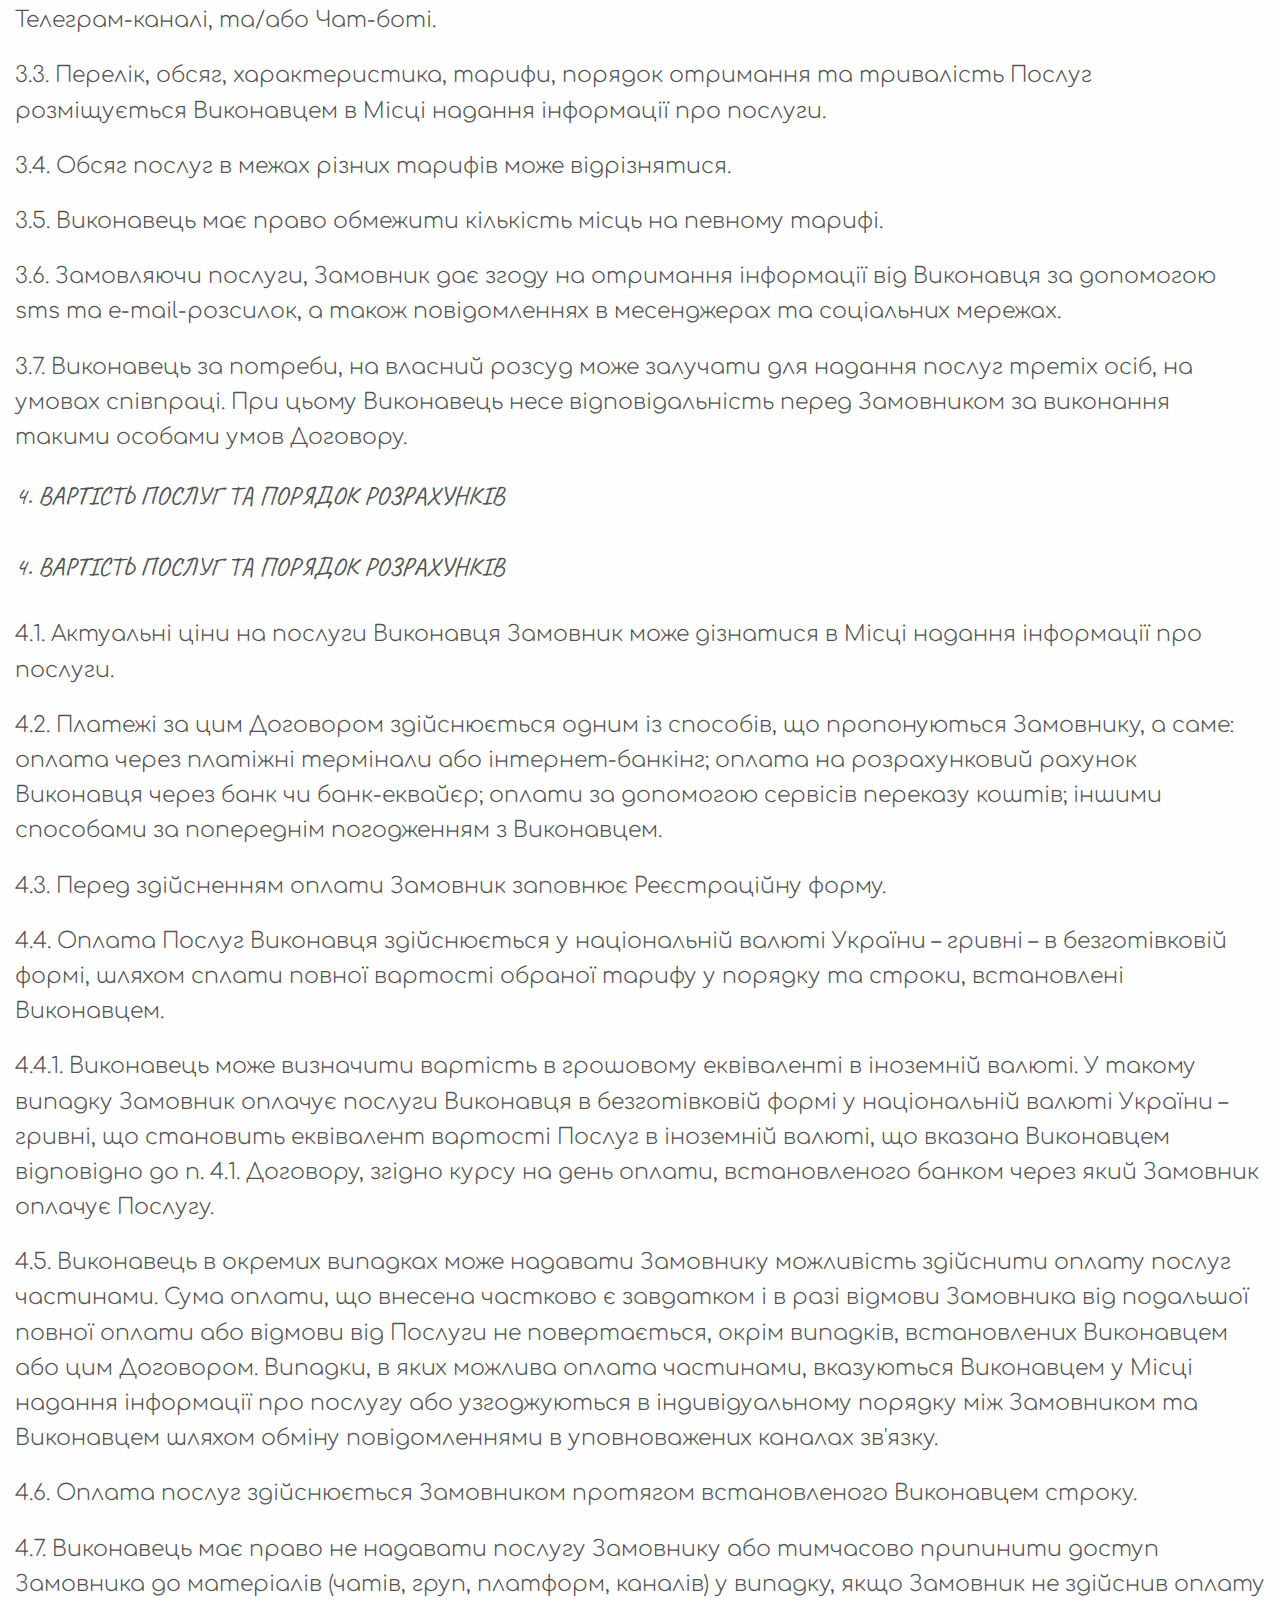
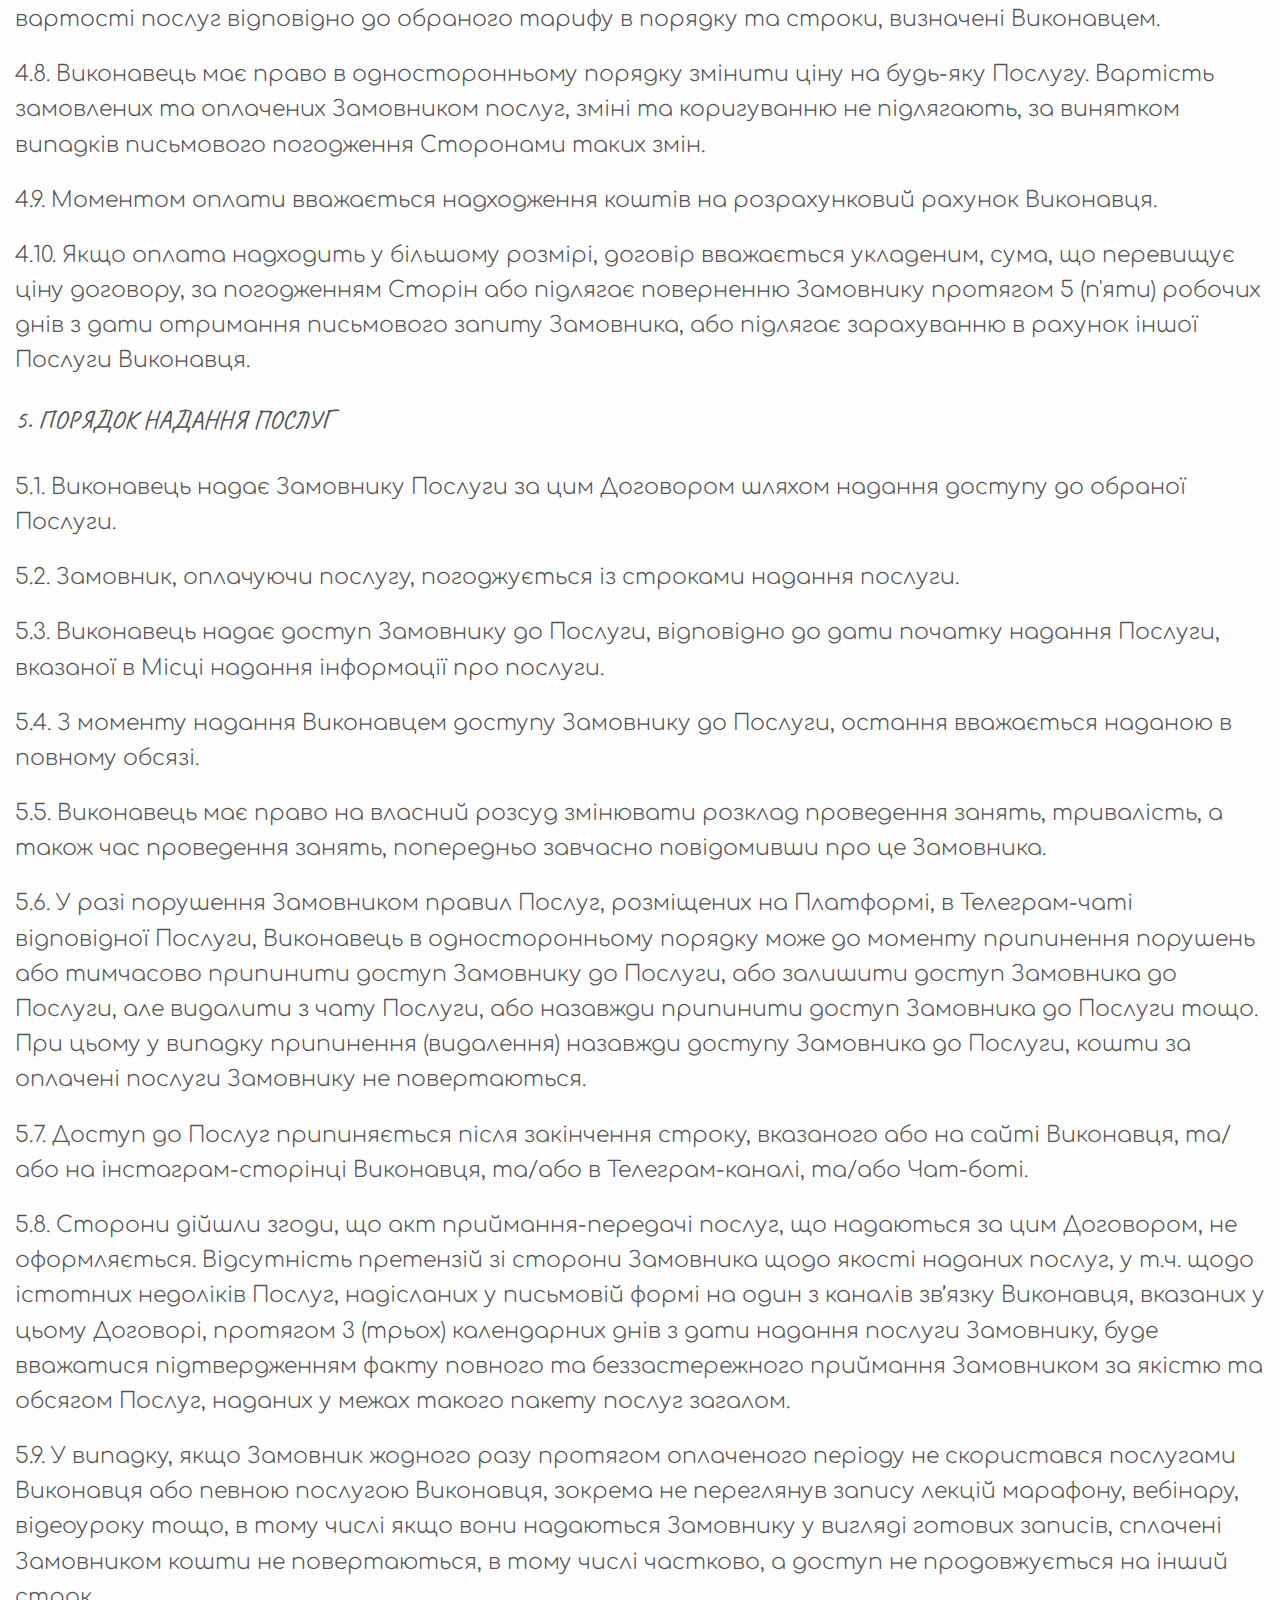
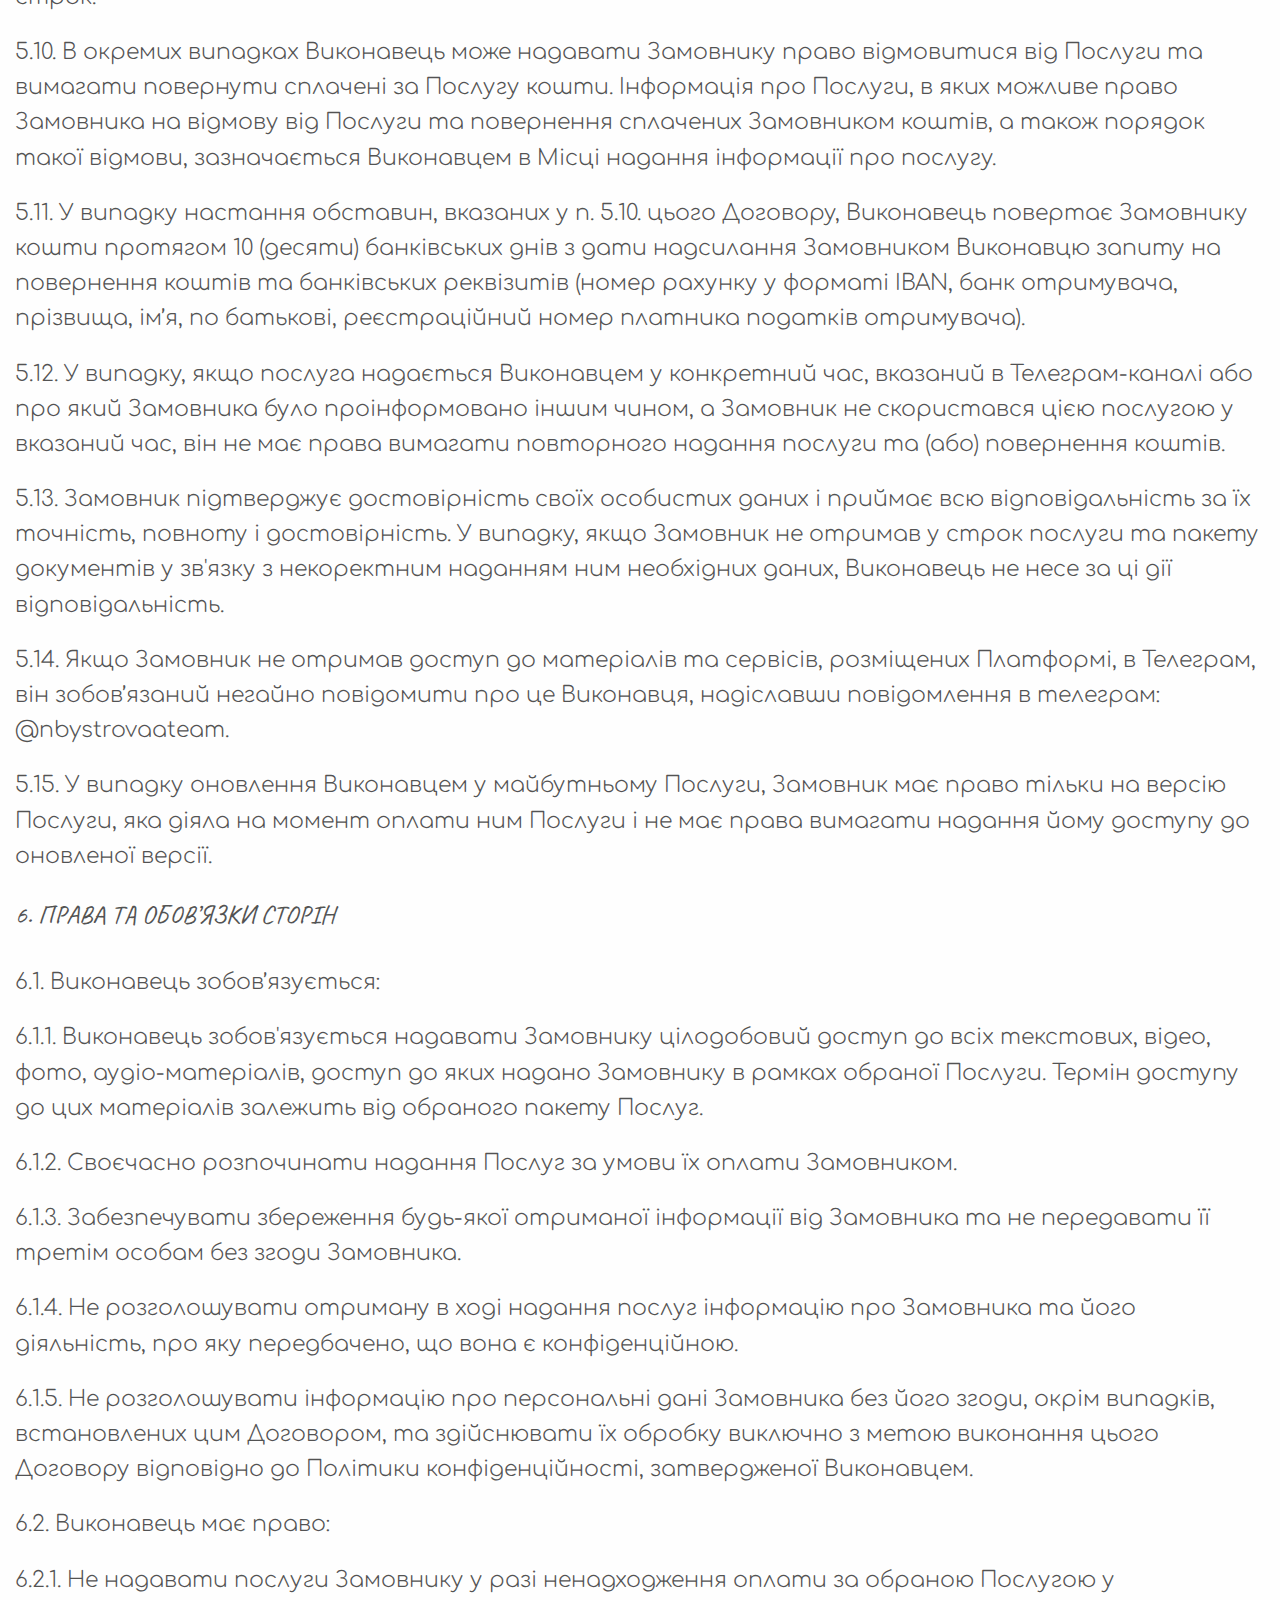
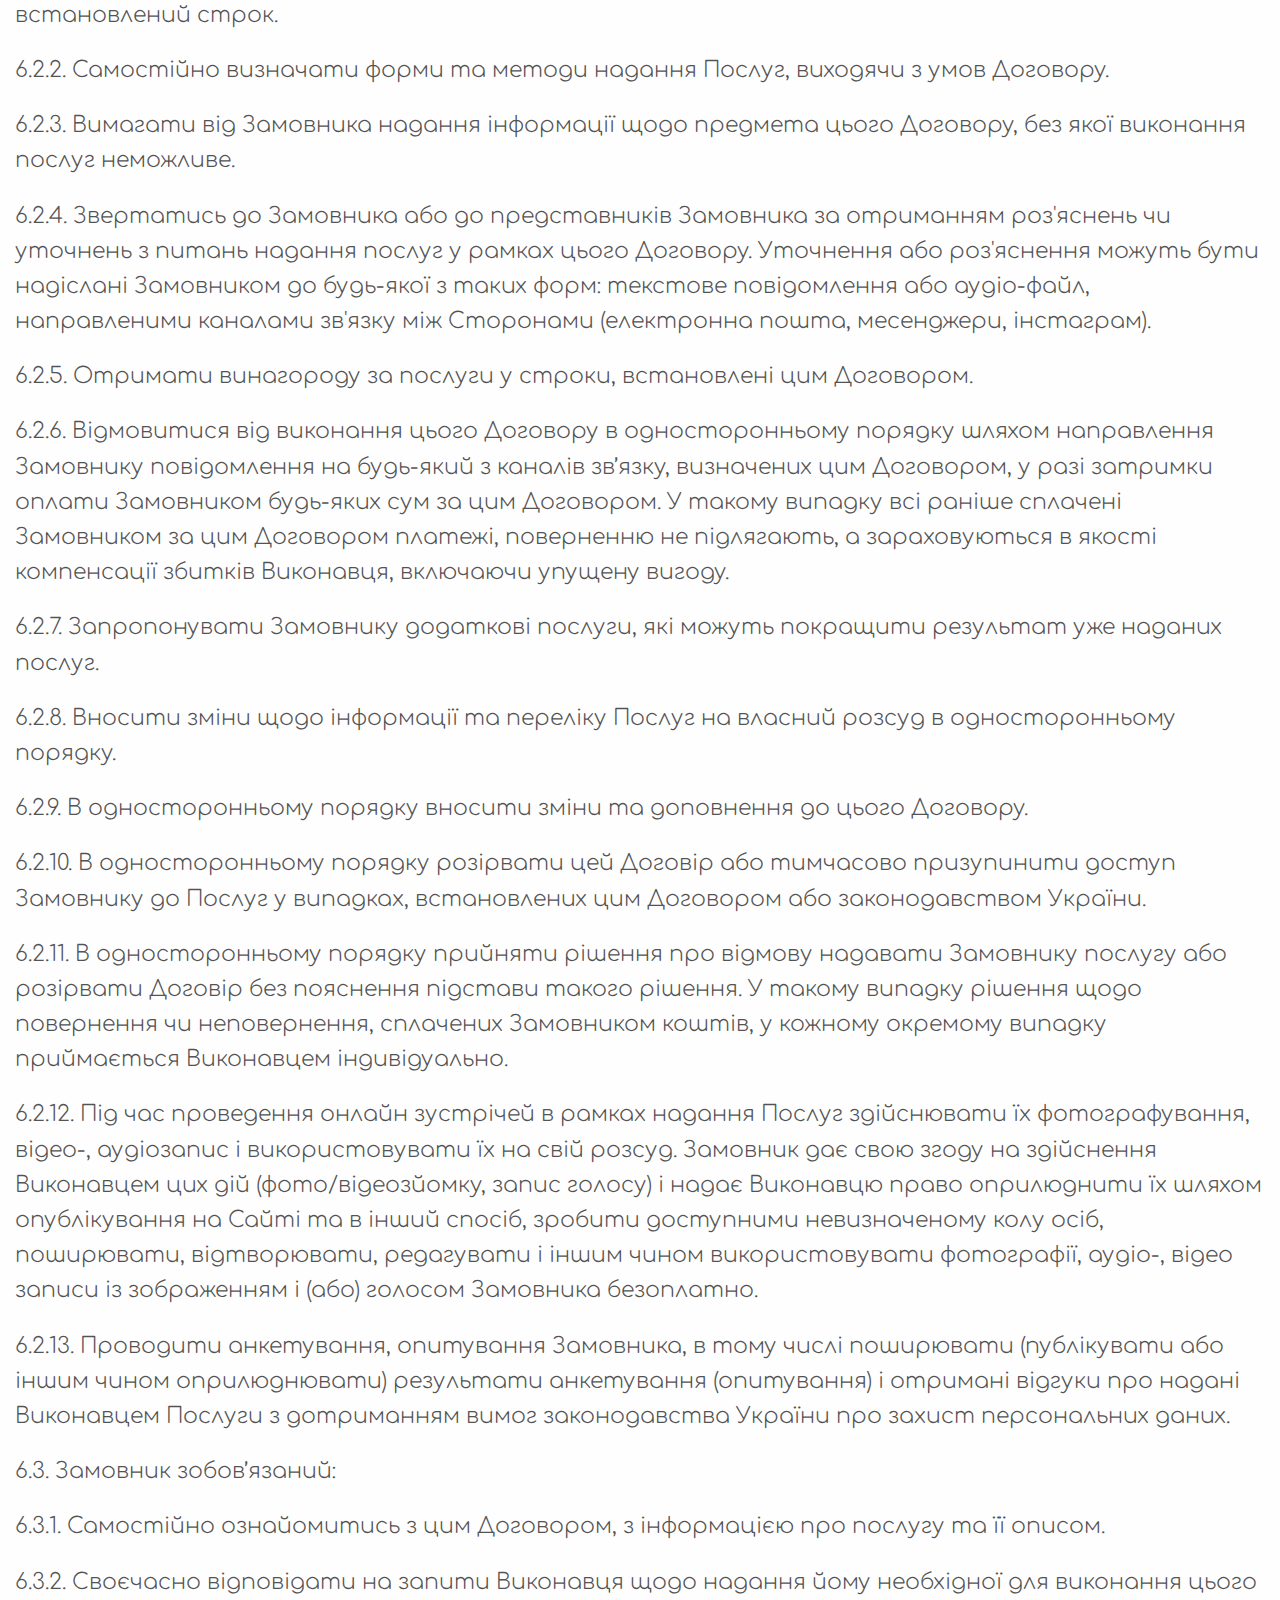
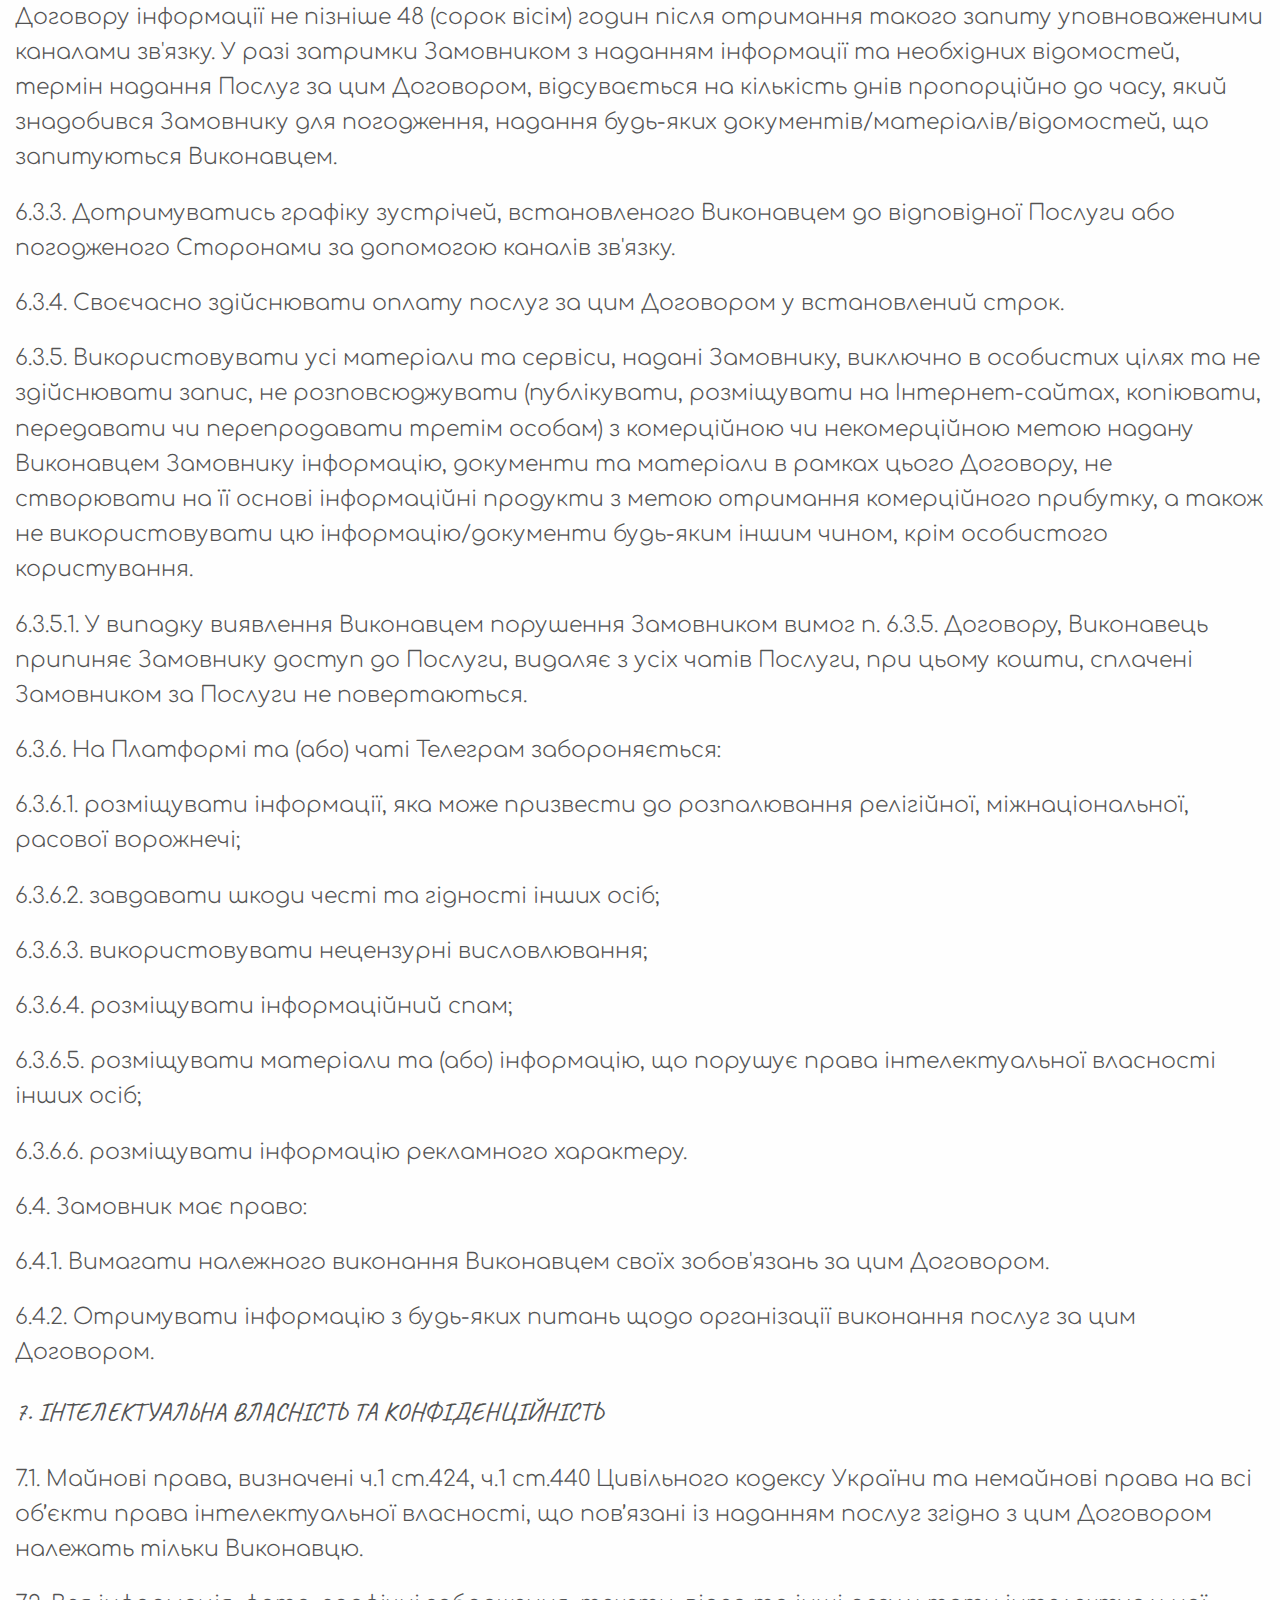
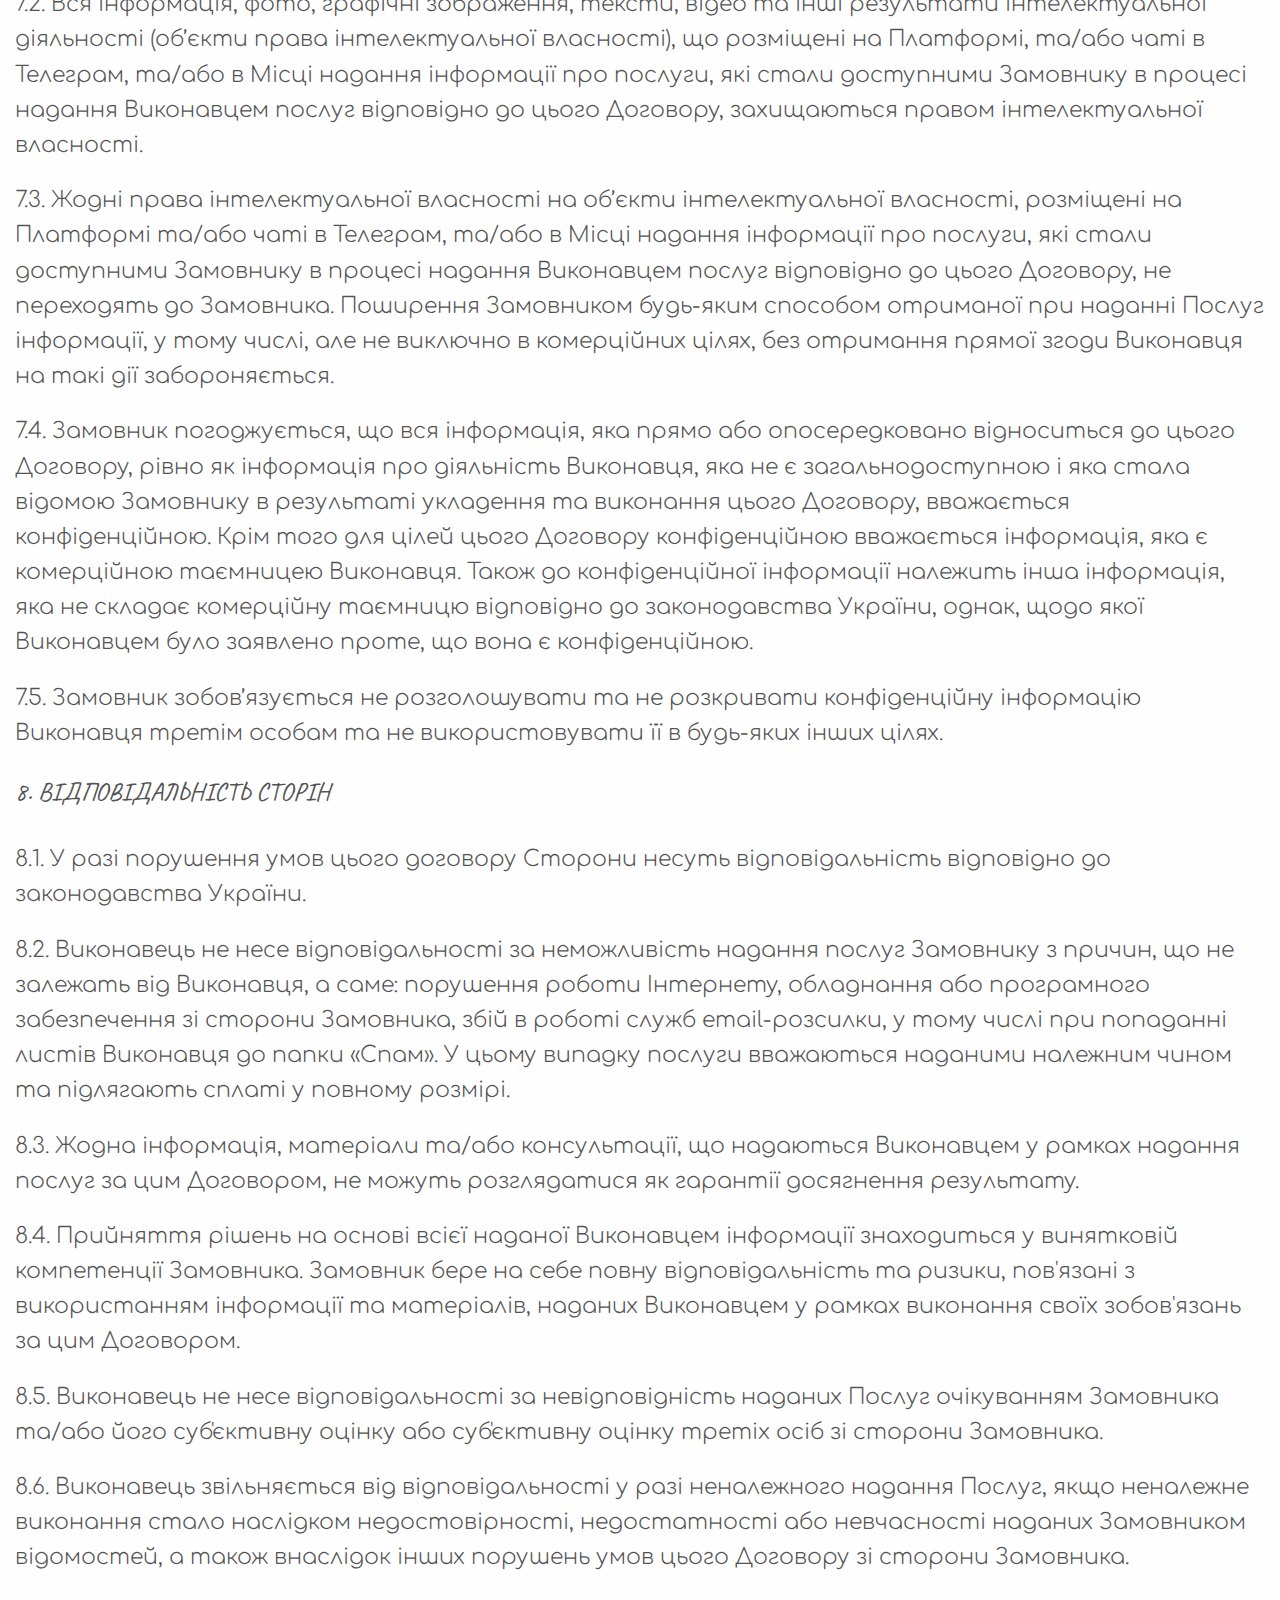
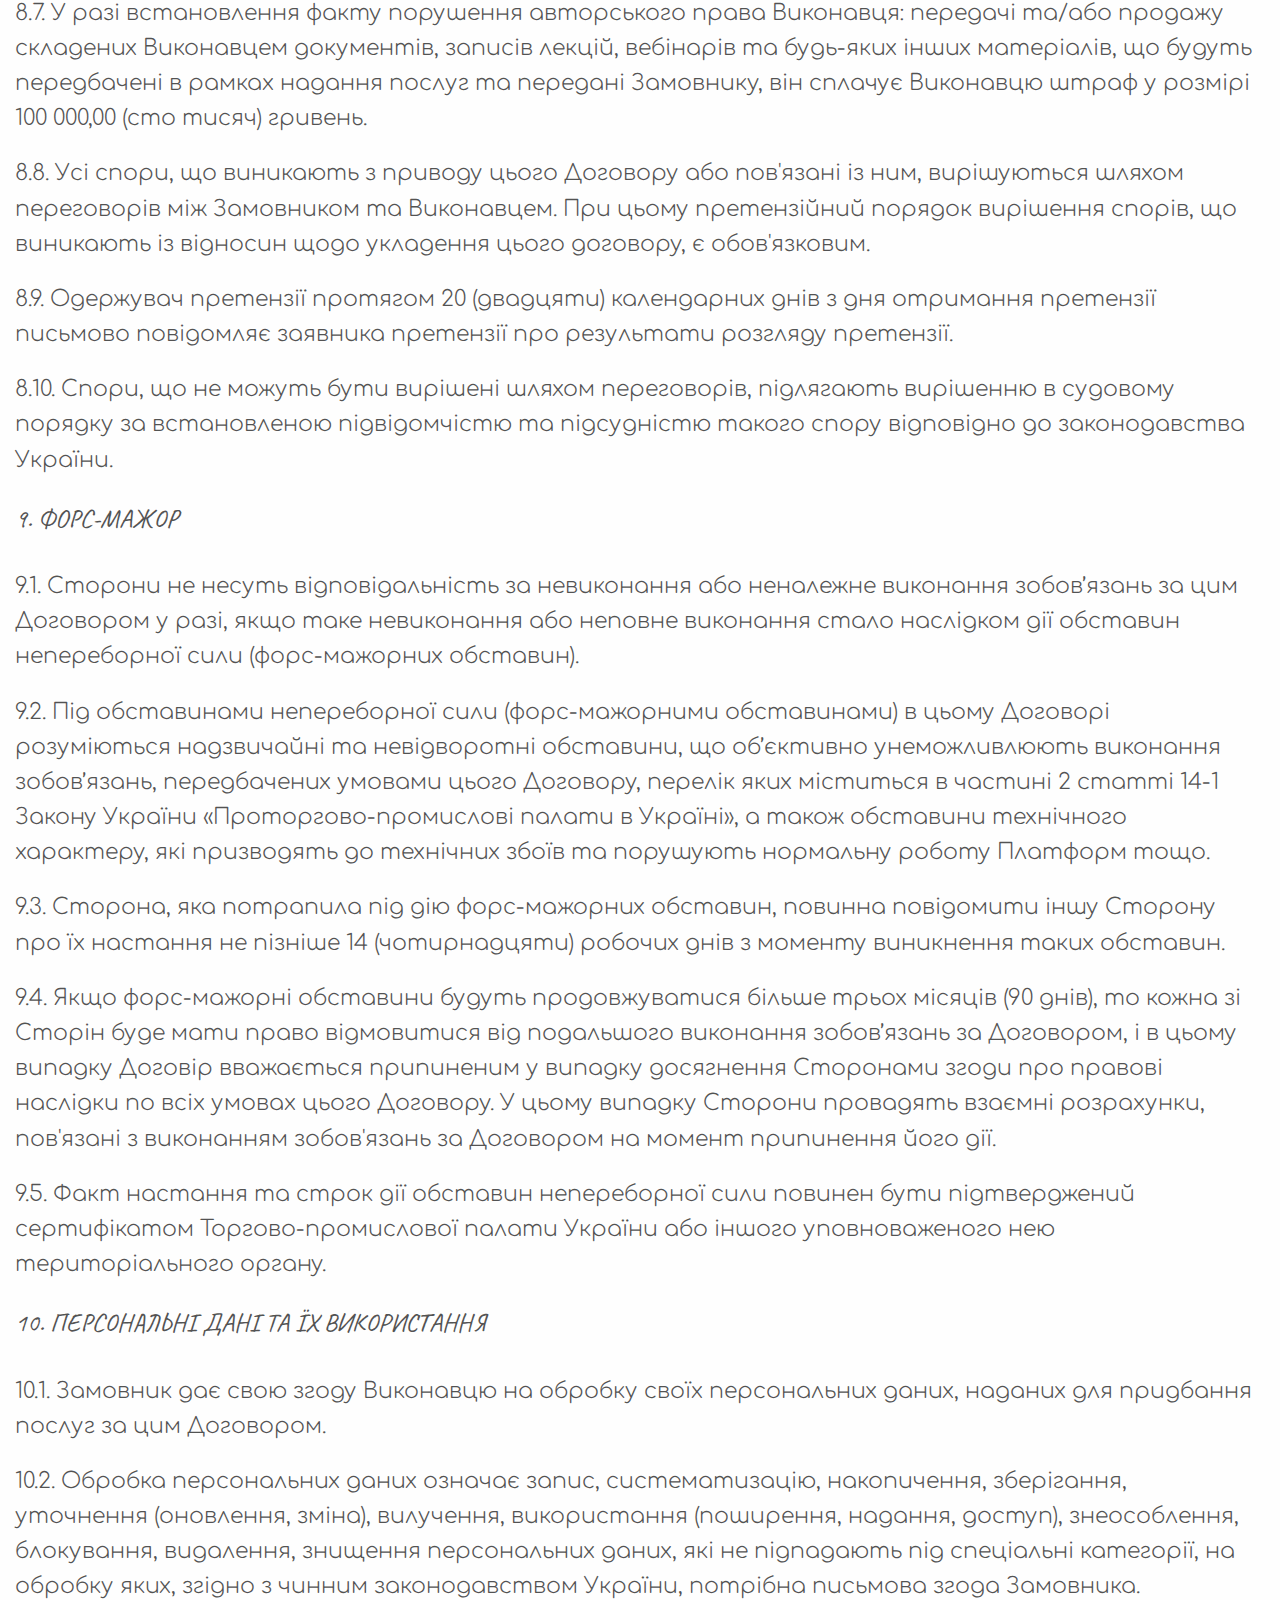
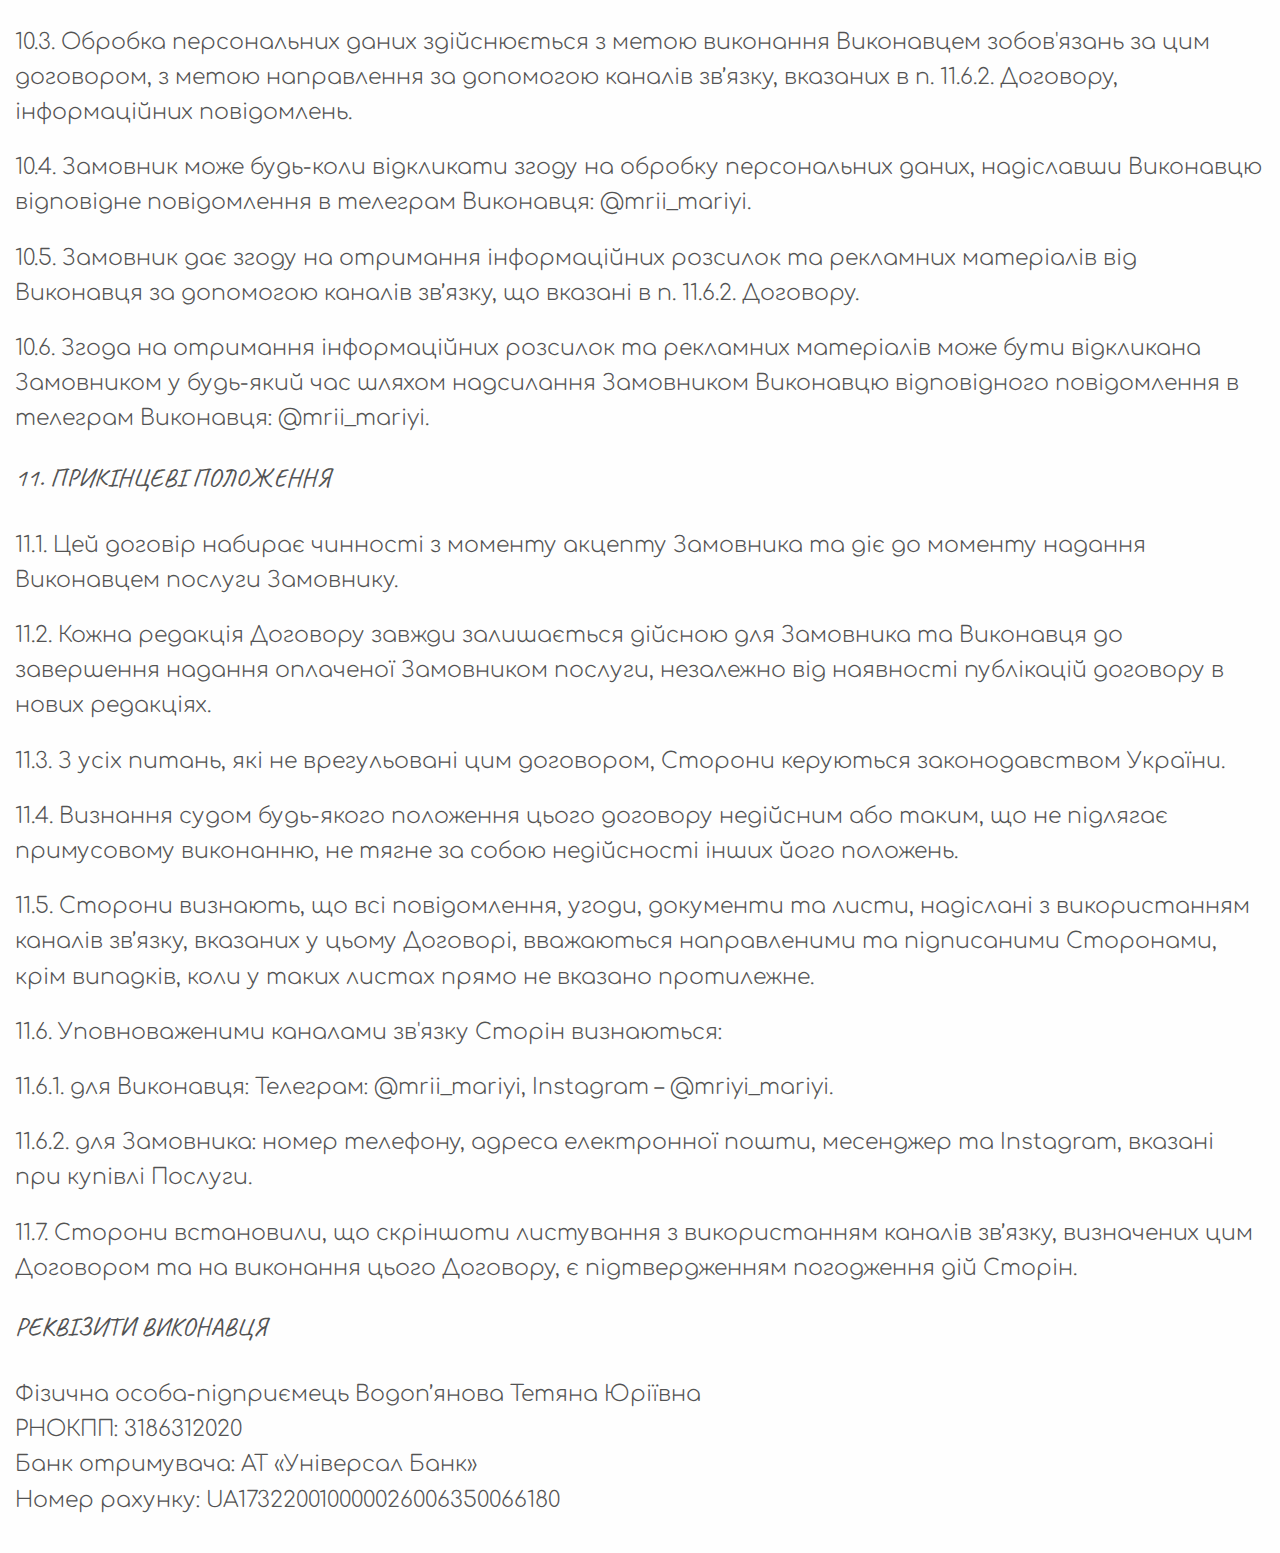
<file: offer.html>
<!DOCTYPE html>
<html lang="en">

<head>
    <meta charset="UTF-8">
    <meta name="viewport" content="width=device-width, initial-scale=1.0">
    <title>Договір оферти</title>
    <link rel="stylesheet" href="style.css">
    <style>
        section {
            padding: 15px;
            color: #535353;
        }

        p {
            margin-bottom: 20px;
        }

        h2 {
            margin-bottom: 40px;
        }

        h3 {
            text-transform: uppercase;
            margin-bottom: 30px;
        }

        a {
            color: #ad57b6;
        }

        img {
            max-width: 300px;
        }
    </style>
</head>

<body>
    <section>
        <img src="images/logo.png" alt="7 днів до впевненого материнства">
        <h2>ПУБЛІЧНИЙ ДОГОВІР ОФЕРТИ</h2>
        <p>Відповідно до ст. 633, 641, 642 Цивільного кодексу України цей Договір є офіційною пропозицією Фізичної
            особи-підприємця Водоп’янової Тетяни Юріївни та/або залучених нею на умовах цього Договору третіх осіб
            (надалі –
            Виконавець), адресованою необмеженому колу осіб (надалі – Замовник) укласти Публічний договір про надання
            послуг
            на викладених нижче умовах.</p>

        <h3>1. ВИЗНАЧЕННЯ ПОНЯТЬ ТА ЇХ ТЛУМАЧЕННЯ</h3>
        <p>1.1. Терміни та поняття, що використовуються у цьому Договорі, вживаються у значеннях, наведених нижче:</p>
        <p>Публічний договір – це договір, за яким Виконавець пропонує надати послуги необмеженому колу осіб на умовах,
            які
            викладені у цьому договорі і які є однаковими для всіх, хто виявив бажання прийняти таку пропозицію із
            моменту її
            акцепту (надалі – Договір).</p>
        <p>Оферта – пропозиція Виконавця укласти з ним Договір на умовах, що містяться в цьому Договорі.</p>
        <p>Акцепт – це прийняття Замовником пропозиції Виконавця укласти цей Договір.</p>
        <p>Замовник – будь-яка фізична особа-громадянин або фізична особа-підприємець, які своїми діями (акцептом)
            виявили намір
            укласти Договір на умовах, визначених у ньому.</p>
        <p>Сайт – офіційні веб-сайти Виконавця, на яких Замовник здійснює замовлення послуг, розміщене в мережі
            Інтернет, що
            знаходяться за адресою:</p>
        <p><a href="https://dream.wayforpay.shop/" target="_blank">https://dream.wayforpay.shop/</a></p>
        <p><a href="https://dreammaternity.online" target="_blank">https://dreammaternity.online</a> та на усіх її
            піддоменах.</p>
        <p>Платформа – сукупність програмних засобів, що можуть використовуватися Виконавцем для надання послуг,
            передбачених
            цим Договором.</p>
        <p>Телеграм – додаток для обміну повідомленнями.</p>
        <p>Чат-бот – це окремий автоматизований обліковий запис у Телеграм, створений, щоб автоматично обробляти й
            відправляти
            повідомлення.</p>
        <p>Тариф – це умовне позначення обсягу послуг в рамках однієї Послуги, що впливає на її ціну.</p>
        <p>Реєстраційна форма – це надання персональних даних Замовником шляхом заповнення форми на Сайті та/або перехід
            за
            посиланням на Сайт з подальшим наданням персональних даних та/або в інший спосіб на умовах цієї Оферти.</p>
        <p>Місце надання інформації про послуги – Сайт, інстаграм-сторінка, телеграм-канали, чат-боти, шляхом обміну
            повідомленнями за допомогою інстаграм-сторінки, телеграм.</p>
        <p>Завдаток – грошова сума, що сплачується Замовником за попереднє бронювання послуги Виконавця. Завдатком також
            визначаються платежі, що сплачуються Замовником при виборі формату оплати частинами як персональної
            пропозиції від
            Виконавця або за допомогою банківської чи кредитної організації. Завдаток сплачується Замовником як доказ
            укладання
            Договору та забезпечення його виконання щодо придбання послуг Виконавця за попередньо встановленою вартістю.
        </p>
        <p>1.2. Заголовки у цьому Договорі наводяться лише для зручності і не впливають на тлумачення пунктів Договору.
        </p>
        <p>1.3. У випадку, якщо у цьому Договорі використовуються терміни і поняття, невизначені цим розділом Договору,
            то
            тлумачення такого терміну або поняття відбувається відповідно до тексту цього Договору. У випадку
            відсутності
            однозначного тлумачення терміну або поняття, необхідно тлумачити це поняття виходячи із норм законодавства
            України.
        </p>


        <h3>2. АКЦЕПТ ДОГОВОРУ</h3>
        <p>2.1. Цей Договір укладається шляхом надання Замовником повної й безумовної згоди (акцепту) на пропозицію
            Виконавця
            укласти з ним Договір, без підпису Сторонами письмового примірника Договору.</p>
        <p>2.2. Акцептом (безумовним прийняттям) умов цього Договору вважається вчинення Замовником однієї з таких дій:
            або
            здійснення Реєстрації Замовником, або оплати Замовником на користь Виконавця обраної послуги/пакету послуг,
            або
            внесення Замовником визначеної Виконавцем суми з метою попереднього бронювання послуги Виконавця, або
            внесення
            першого платежу при оплаті вартості послуг частинами, або оплата вартості послуг за допомогою банківської чи
            кредитної організації.</p>
        <p>2.3. Акцепт цієї оферти означає, що будь-які її умови приймаються Замовником цілком та повністю без будь-яких
            застережень та обмежень, при цьому акцепт цієї оферти підтверджує, що Замовник ознайомлений з усіма умовами
            Договору
            та що йому зрозумілі всі умови Договору, що Замовник скористався правом отримати від Виконавця всі
            роз’яснення з
            усіх питань щодо Договору, а також підтверджує те, що умови Договору повністю відповідають волі, потребам та
            вимогам
            Замовника.</p>
        <p>2.4. Особа, яка здійснила акцепт цього Договору набуває всіх прав та обов’язків Замовника.</p>
        <p>2.5. Якщо Замовник не згоден з умовами цього Договору, він не має права укладати цей Договір, проводити
            жодних оплат,
            а також не вправі приймати послуги від Виконавця.</p>

        <h3>3. ПРЕДМЕТ ДОГОВОРУ</h3>
        <p>3.1. Виконавець зобов'язується надати Замовнику інформаційно-консультаційні послуги, зміст яких полягає в
            наданні
            Замовнику онлайн доступу до інтенсиву, курсу, семінару, вебінару та ін. послуг, з переліком яких Замовник
            може
            ознайомитися в Місці надання інформації про послуги та які обрані Замовником (надалі – Послуги), а Замовник
            зобов'язується сплатити такі Послуги на умовах, узгоджених у цьому Договорі.</p>
        <p>3.2. Надання Виконавцем послуг Замовнику здійснюється шляхом надання інформації в режимі реального часу і/або
            в
            режимі трансляції запису за допомогою web-технологій через текстові, відео, фото, аудіоуроки/повідомлення,
            доступу
            до інформації та сервісів, розміщених на Платформі, та/або Телеграм-каналі, та/або Чат-боті.</p>
        <p>3.3. Перелік, обсяг, характеристика, тарифи, порядок отримання та тривалість Послуг розміщується Виконавцем в
            Місці
            надання інформації про послуги.</p>
        <p>3.4. Обсяг послуг в межах різних тарифів може відрізнятися.</p>
        <p>3.5. Виконавець має право обмежити кількість місць на певному тарифі.</p>
        <p>3.6. Замовляючи послуги, Замовник дає згоду на отримання інформації від Виконавця за допомогою sms та
            e-mail-розсилок, а також повідомленнях в месенджерах та соціальних мережах.</p>
        <p>3.7. Виконавець за потреби, на власний розсуд може залучати для надання послуг третіх осіб, на умовах
            співпраці. При
            цьому Виконавець несе відповідальність перед Замовником за виконання такими особами умов Договору.</p>

        <h3>4. ВАРТІСТЬ ПОСЛУГ ТА ПОРЯДОК РОЗРАХУНКІВ</h3>
        <h3>4. ВАРТІСТЬ ПОСЛУГ ТА ПОРЯДОК РОЗРАХУНКІВ</h3>
        <p>4.1. Актуальні ціни на послуги Виконавця Замовник може дізнатися в Місці надання інформації про послуги.</p>
        <p>4.2. Платежі за цим Договором здійснюється одним із способів, що пропонуються Замовнику, а саме: оплата через
            платіжні термінали або інтернет-банкінг; оплата на розрахунковий рахунок Виконавця через банк чи
            банк-еквайєр;
            оплати за допомогою сервісів переказу коштів; іншими способами за попереднім погодженням з Виконавцем.</p>
        <p>4.3. Перед здійсненням оплати Замовник заповнює Реєстраційну форму.</p>
        <p>4.4. Оплата Послуг Виконавця здійснюється у національній валюті України – гривні – в безготівковій формі,
            шляхом
            сплати повної вартості обраної тарифу у порядку та строки, встановлені Виконавцем.</p>
        <p>4.4.1. Виконавець може визначити вартість в грошовому еквіваленті в іноземній валюті. У такому випадку
            Замовник
            оплачує послуги Виконавця в безготівковій формі у національній валюті України – гривні, що становить
            еквівалент
            вартості Послуг в іноземній валюті, що вказана Виконавцем відповідно до п. 4.1. Договору, згідно курсу на
            день
            оплати, встановленого банком через який Замовник оплачує Послугу.</p>
        <p>4.5. Виконавець в окремих випадках може надавати Замовнику можливість здійснити оплату послуг частинами. Сума
            оплати,
            що внесена частково є завдатком і в разі відмови Замовника від подальшої повної оплати або відмови від
            Послуги не
            повертається, окрім випадків, встановлених Виконавцем або цим Договором. Випадки, в яких можлива оплата
            частинами,
            вказуються Виконавцем у Місці надання інформації про послугу або узгоджуються в індивідуальному порядку між
            Замовником та Виконавцем шляхом обміну повідомленнями в уповноважених каналах зв'язку.</p>
        <p>4.6. Оплата послуг здійснюється Замовником протягом встановленого Виконавцем строку.</p>
        <p>4.7. Виконавець має право не надавати послугу Замовнику або тимчасово припинити доступ Замовника до
            матеріалів
            (чатів, груп, платформ, каналів) у випадку, якщо Замовник не здійснив оплату вартості послуг відповідно до
            обраного
            тарифу в порядку та строки, визначені Виконавцем.</p>
        <p>4.8. Виконавець має право в односторонньому порядку змінити ціну на будь-яку Послугу. Вартість замовлених та
            оплачених Замовником послуг, зміні та коригуванню не підлягають, за винятком випадків письмового погодження
            Сторонами таких змін.</p>
        <p>4.9. Моментом оплати вважається надходження коштів на розрахунковий рахунок Виконавця.</p>
        <p>4.10. Якщо оплата надходить у більшому розмірі, договір вважається укладеним, сума, що перевищує ціну
            договору, за
            погодженням Сторін або підлягає поверненню Замовнику протягом 5 (п'яти) робочих днів з дати отримання
            письмового
            запиту Замовника, або підлягає зарахуванню в рахунок іншої Послуги Виконавця.</p>


        <h3>5. ПОРЯДОК НАДАННЯ ПОСЛУГ</h3>
        <p>5.1. Виконавець надає Замовнику Послуги за цим Договором шляхом надання доступу до обраної Послуги.</p>
        <p>5.2. Замовник, оплачуючи послугу, погоджується із строками надання послуги.</p>
        <p>5.3. Виконавець надає доступ Замовнику до Послуги, відповідно до дати початку надання Послуги, вказаної в
            Місці
            надання інформації про послуги.</p>
        <p>5.4. З моменту надання Виконавцем доступу Замовнику до Послуги, остання вважається наданою в повному обсязі.
        </p>
        <p>5.5. Виконавець має право на власний розсуд змінювати розклад проведення занять, тривалість, а також час
            проведення занять, попередньо завчасно повідомивши про це Замовника.</p>
        <p>5.6. У разі порушення Замовником правил Послуг, розміщених на Платформі, в Телеграм-чаті відповідної Послуги,
            Виконавець в односторонньому порядку може до моменту припинення порушень або тимчасово припинити доступ
            Замовнику до Послуги, або залишити доступ Замовника до Послуги, але видалити з чату Послуги, або назавжди
            припинити доступ Замовника до Послуги тощо. При цьому у випадку припинення (видалення) назавжди доступу
            Замовника до Послуги, кошти за оплачені послуги Замовнику не повертаються.</p>
        <p>5.7. Доступ до Послуг припиняється після закінчення строку, вказаного або на сайті Виконавця, та/або на
            інстаграм-сторінці Виконавця, та/або в Телеграм-каналі, та/або Чат-боті.</p>
        <p>5.8. Сторони дійшли згоди, що акт приймання-передачі послуг, що надаються за цим Договором, не оформляється.
            Відсутність претензій зі сторони Замовника щодо якості наданих послуг, у т.ч. щодо істотних недоліків
            Послуг,
            надісланих у письмовій формі на один з каналів зв’язку Виконавця, вказаних у цьому Договорі, протягом 3
            (трьох)
            календарних днів з дати надання послуги Замовнику, буде вважатися підтвердженням факту повного та
            беззастережного приймання Замовником за якістю та обсягом Послуг, наданих у межах такого пакету послуг
            загалом.
        </p>
        <p>5.9. У випадку, якщо Замовник жодного разу протягом оплаченого періоду не скористався послугами Виконавця або
            певною послугою Виконавця, зокрема не переглянув запису лекцій марафону, вебінару, відеоуроку тощо, в тому
            числі
            якщо вони надаються Замовнику у вигляді готових записів, сплачені Замовником кошти не повертаються, в тому
            числі
            частково, а доступ не продовжується на інший строк.</p>
        <p>5.10. В окремих випадках Виконавець може надавати Замовнику право відмовитися від Послуги та вимагати
            повернути
            сплачені за Послугу кошти. Інформація про Послуги, в яких можливе право Замовника на відмову від Послуги та
            повернення сплачених Замовником коштів, а також порядок такої відмови, зазначається Виконавцем в Місці
            надання
            інформації про послугу.</p>
        <p>5.11. У випадку настання обставин, вказаних у п. 5.10. цього Договору, Виконавець повертає Замовнику кошти
            протягом 10 (десяти) банківських днів з дати надсилання Замовником Виконавцю запиту на повернення коштів та
            банківських реквізитів (номер рахунку у форматі IBAN, банк отримувача, прізвища, ім’я, по батькові,
            реєстраційний номер платника податків отримувача).</p>
        <p>5.12. У випадку, якщо послуга надається Виконавцем у конкретний час, вказаний в Телеграм-каналі або про який
            Замовника було проінформовано іншим чином, а Замовник не скористався цією послугою у вказаний час, він не
            має
            права вимагати повторного надання послуги та (або) повернення коштів.</p>
        <p>5.13. Замовник підтверджує достовірність своїх особистих даних і приймає всю відповідальність за їх точність,
            повноту і достовірність. У випадку, якщо Замовник не отримав у строк послуги та пакету документів у зв'язку
            з
            некоректним наданням ним необхідних даних, Виконавець не несе за ці дії відповідальність.</p>
        <p>5.14. Якщо Замовник не отримав доступ до матеріалів та сервісів, розміщених Платформі, в Телеграм, він
            зобов’язаний негайно повідомити про це Виконавця, надіславши повідомлення в телеграм: @nbystrovaateam.</p>
        <p>5.15. У випадку оновлення Виконавцем у майбутньому Послуги, Замовник має право тільки на версію Послуги, яка
            діяла на момент оплати ним Послуги і не має права вимагати надання йому доступу до оновленої версії.</p>


        <h3>6. ПРАВА ТА ОБОВ’ЯЗКИ СТОРІН</h3>
        <p>6.1. Виконавець зобов’язується:</p>
        <p>6.1.1. Виконавець зобов'язується надавати Замовнику цілодобовий доступ до всіх текстових, відео, фото,
            аудіо-матеріалів, доступ до яких надано Замовнику в рамках обраної Послуги. Термін доступу до цих матеріалів
            залежить від обраного пакету Послуг.</p>
        <p>6.1.2. Своєчасно розпочинати надання Послуг за умови їх оплати Замовником.</p>
        <p>6.1.3. Забезпечувати збереження будь-якої отриманої інформації від Замовника та не передавати її третім
            особам без
            згоди Замовника.</p>
        <p>6.1.4. Не розголошувати отриману в ході надання послуг інформацію про Замовника та його діяльність, про яку
            передбачено, що вона є конфіденційною.</p>
        <p>6.1.5. Не розголошувати інформацію про персональні дані Замовника без його згоди, окрім випадків,
            встановлених цим
            Договором, та здійснювати їх обробку виключно з метою виконання цього Договору відповідно до Політики
            конфіденційності, затвердженої Виконавцем.</p>
        <p>6.2. Виконавець має право:</p>
        <p>6.2.1. Не надавати послуги Замовнику у разі ненадходження оплати за обраною Послугою у встановлений строк.
        </p>
        <p>6.2.2. Самостійно визначати форми та методи надання Послуг, виходячи з умов Договору.</p>
        <p>6.2.3. Вимагати від Замовника надання інформації щодо предмета цього Договору, без якої виконання послуг
            неможливе.
        </p>
        <p>6.2.4. Звертатись до Замовника або до представників Замовника за отриманням роз'яснень чи уточнень з питань
            надання
            послуг у рамках цього Договору. Уточнення або роз'яснення можуть бути надіслані Замовником до будь-якої з
            таких
            форм: текстове повідомлення або аудіо-файл, направленими каналами зв'язку між Сторонами (електронна пошта,
            месенджери, інстаграм).</p>
        <p>6.2.5. Отримати винагороду за послуги у строки, встановлені цим Договором.</p>
        <p>6.2.6. Відмовитися від виконання цього Договору в односторонньому порядку шляхом направлення Замовнику
            повідомлення
            на будь-який з каналів зв’язку, визначених цим Договором, у разі затримки оплати Замовником будь-яких сум за
            цим
            Договором. У такому випадку всі раніше сплачені Замовником за цим Договором платежі, поверненню не
            підлягають, а
            зараховуються в якості компенсації збитків Виконавця, включаючи упущену вигоду.</p>
        <p>6.2.7. Запропонувати Замовнику додаткові послуги, які можуть покращити результат уже наданих послуг.</p>
        <p>6.2.8. Вносити зміни щодо інформації та переліку Послуг на власний розсуд в односторонньому порядку.</p>
        <p>6.2.9. В односторонньому порядку вносити зміни та доповнення до цього Договору.</p>
        <p>6.2.10. В односторонньому порядку розірвати цей Договір або тимчасово призупинити доступ Замовнику до Послуг
            у
            випадках, встановлених цим Договором або законодавством України.</p>
        <p>6.2.11. В односторонньому порядку прийняти рішення про відмову надавати Замовнику послугу або розірвати
            Договір без
            пояснення підстави такого рішення. У такому випадку рішення щодо повернення чи неповернення, сплачених
            Замовником
            коштів, у кожному окремому випадку приймається Виконавцем індивідуально.</p>
        <p>6.2.12. Під час проведення онлайн зустрічей в рамках надання Послуг здійснювати їх фотографування, відео-,
            аудіозапис
            і використовувати їх на свій розсуд. Замовник дає свою згоду на здійснення Виконавцем цих дій
            (фото/відеозйомку,
            запис голосу) і надає Виконавцю право оприлюднити їх шляхом опублікування на Сайті та в інший спосіб,
            зробити
            доступними невизначеному колу осіб, поширювати, відтворювати, редагувати і іншим чином використовувати
            фотографії,
            аудіо-, відео записи із зображенням і (або) голосом Замовника безоплатно.</p>
        <p>6.2.13. Проводити анкетування, опитування Замовника, в тому числі поширювати (публікувати або іншим чином
            оприлюднювати) результати анкетування (опитування) і отримані відгуки про надані Виконавцем Послуги з
            дотриманням
            вимог законодавства України про захист персональних даних.</p>
        <p>6.3. Замовник зобов’язаний:</p>
        <p>6.3.1. Самостійно ознайомитись з цим Договором, з інформацією про послугу та її описом.</p>
        <p>6.3.2. Своєчасно відповідати на запити Виконавця щодо надання йому необхідної для виконання цього Договору
            інформації
            не пізніше 48 (сорок вісім) годин після отримання такого запиту уповноваженими каналами зв'язку. У разі
            затримки
            Замовником з наданням інформації та необхідних відомостей, термін надання Послуг за цим Договором,
            відсувається на
            кількість днів пропорційно до часу, який знадобився Замовнику для погодження, надання будь-яких
            документів/матеріалів/відомостей, що запитуються Виконавцем.</p>
        <p>6.3.3. Дотримуватись графіку зустрічей, встановленого Виконавцем до відповідної Послуги або погодженого
            Сторонами за
            допомогою каналів зв'язку.</p>
        <p>6.3.4. Своєчасно здійснювати оплату послуг за цим Договором у встановлений строк.</p>
        <p>6.3.5. Використовувати усі матеріали та сервіси, надані Замовнику, виключно в особистих цілях та не
            здійснювати
            запис, не розповсюджувати (публікувати, розміщувати на Інтернет-сайтах, копіювати, передавати чи
            перепродавати
            третім особам) з комерційною чи некомерційною метою надану Виконавцем Замовнику інформацію, документи та
            матеріали в
            рамках цього Договору, не створювати на її основі інформаційні продукти з метою отримання комерційного
            прибутку, а
            також не використовувати цю інформацію/документи будь-яким іншим чином, крім особистого користування.</p>
        <p>6.3.5.1. У випадку виявлення Виконавцем порушення Замовником вимог п. 6.3.5. Договору, Виконавець припиняє
            Замовнику
            доступ до Послуги, видаляє з усіх чатів Послуги, при цьому кошти, сплачені Замовником за Послуги не
            повертаються.
        </p>
        <p>6.3.6. На Платформі та (або) чаті Телеграм забороняється:</p>
        <p>6.3.6.1. розміщувати інформації, яка може призвести до розпалювання релігійної, міжнаціональної, расової
            ворожнечі;
        </p>
        <p>6.3.6.2. завдавати шкоди честі та гідності інших осіб;</p>
        <p>6.3.6.3. використовувати нецензурні висловлювання;</p>
        <p>6.3.6.4. розміщувати інформаційний спам;</p>
        <p>6.3.6.5. розміщувати матеріали та (або) інформацію, що порушує права інтелектуальної власності інших осіб;
        </p>
        <p>6.3.6.6. розміщувати інформацію рекламного характеру.</p>
        <p>6.4. Замовник має право:</p>
        <p>6.4.1. Вимагати належного виконання Виконавцем своїх зобов'язань за цим Договором.</p>
        <p>6.4.2. Отримувати інформацію з будь-яких питань щодо організації виконання послуг за цим Договором.</p>

        <h3>7. ІНТЕЛЕКТУАЛЬНА ВЛАСНІСТЬ ТА КОНФІДЕНЦІЙНІСТЬ</h3>
        <p>7.1. Майнові права, визначені ч.1 ст.424, ч.1 ст.440 Цивільного кодексу України та немайнові права на всі
            об’єкти
            права інтелектуальної власності, що пов’язані із наданням послуг згідно з цим Договором належать тільки
            Виконавцю.
        </p>
        <p>7.2. Вся інформація, фото, графічні зображення, тексти, відео та інші результати інтелектуальної діяльності
            (об’єкти
            права інтелектуальної власності), що розміщені на Платформі, та/або чаті в Телеграм, та/або в Місці надання
            інформації про послуги, які стали доступними Замовнику в процесі надання Виконавцем послуг відповідно до
            цього
            Договору, захищаються правом інтелектуальної власності.</p>
        <p>7.3. Жодні права інтелектуальної власності на об’єкти інтелектуальної власності, розміщені на Платформі
            та/або чаті в
            Телеграм, та/або в Місці надання інформації про послуги, які стали доступними Замовнику в процесі надання
            Виконавцем
            послуг відповідно до цього Договору, не переходять до Замовника. Поширення Замовником будь-яким способом
            отриманої
            при наданні Послуг інформації, у тому числі, але не виключно в комерційних цілях, без отримання прямої згоди
            Виконавця на такі дії забороняється.</p>
        <p>7.4. Замовник погоджується, що вся інформація, яка прямо або опосередковано відноситься до цього Договору,
            рівно як
            інформація про діяльність Виконавця, яка не є загальнодоступною і яка стала відомою Замовнику в результаті
            укладення
            та виконання цього Договору, вважається конфіденційною. Крім того для цілей цього Договору конфіденційною
            вважається
            інформація, яка є комерційною таємницею Виконавця. Також до конфіденційної інформації належить інша
            інформація, яка
            не складає комерційну таємницю відповідно до законодавства України, однак, щодо якої Виконавцем було
            заявлено проте,
            що вона є конфіденційною.</p>
        <p>7.5. Замовник зобов’язується не розголошувати та не розкривати конфіденційну інформацію Виконавця третім
            особам та не
            використовувати її в будь-яких інших цілях.</p>


        <h3>8. ВІДПОВІДАЛЬНІСТЬ СТОРІН</h3>
        <p>8.1. У разі порушення умов цього договору Сторони несуть відповідальність відповідно до законодавства
            України.</p>
        <p>8.2. Виконавець не несе відповідальності за неможливість надання послуг Замовнику з причин, що не залежать
            від
            Виконавця, а саме: порушення роботи Інтернету, обладнання або програмного забезпечення зі сторони Замовника,
            збій в
            роботі служб email-розсилки, у тому числі при попаданні листів Виконавця до папки «Спам». У цьому випадку
            послуги
            вважаються наданими належним чином та підлягають сплаті у повному розмірі.</p>
        <p>8.3. Жодна інформація, матеріали та/або консультації, що надаються Виконавцем у рамках надання послуг за цим
            Договором, не можуть розглядатися як гарантії досягнення результату.</p>
        <p>8.4. Прийняття рішень на основі всієї наданої Виконавцем інформації знаходиться у винятковій компетенції
            Замовника.
            Замовник бере на себе повну відповідальність та ризики, пов'язані з використанням інформації та матеріалів,
            наданих
            Виконавцем у рамках виконання своїх зобов'язань за цим Договором.</p>
        <p>8.5. Виконавець не несе відповідальності за невідповідність наданих Послуг очікуванням Замовника та/або його
            суб'єктивну оцінку або суб'єктивну оцінку третіх осіб зі сторони Замовника.</p>
        <p>8.6. Виконавець звільняється від відповідальності у разі неналежного надання Послуг, якщо неналежне виконання
            стало
            наслідком недостовірності, недостатності або невчасності наданих Замовником відомостей, а також внаслідок
            інших
            порушень умов цього Договору зі сторони Замовника.</p>
        <p>8.7. У разі встановлення факту порушення авторського права Виконавця: передачі та/або продажу складених
            Виконавцем
            документів, записів лекцій, вебінарів та будь-яких інших матеріалів, що будуть передбачені в рамках надання
            послуг
            та передані Замовнику, він сплачує Виконавцю штраф у розмірі 100 000,00 (сто тисяч) гривень.</p>
        <p>8.8. Усі спори, що виникають з приводу цього Договору або пов'язані із ним, вирішуються шляхом переговорів
            між
            Замовником та Виконавцем. При цьому претензійний порядок вирішення спорів, що виникають із відносин щодо
            укладення
            цього договору, є обов'язковим.</p>
        <p>8.9. Одержувач претензії протягом 20 (двадцяти) календарних днів з дня отримання претензії письмово
            повідомляє
            заявника претензії про результати розгляду претензії.</p>
        <p>8.10. Спори, що не можуть бути вирішені шляхом переговорів, підлягають вирішенню в судовому порядку за
            встановленою
            підвідомчістю та підсудністю такого спору відповідно до законодавства України.</p>

        <h3>9. ФОРС-МАЖОР</h3>
        <p>9.1. Сторони не несуть відповідальність за невиконання або неналежне виконання зобов’язань за цим Договором у
            разі,
            якщо таке невиконання або неповне виконання стало наслідком дії обставин непереборної сили (форс-мажорних
            обставин).
        </p>
        <p>9.2. Під обставинами непереборної сили (форс-мажорними обставинами) в цьому Договорі розуміються надзвичайні
            та
            невідворотні обставини, що об’єктивно унеможливлюють виконання зобов’язань, передбачених умовами цього
            Договору,
            перелік яких міститься в частині 2 статті 14-1 Закону України «Проторгово-промислові палати в Україні», а
            також
            обставини технічного характеру, які призводять до технічних збоїв та порушують нормальну роботу Платформ
            тощо.</p>
        <p>9.3. Сторона, яка потрапила під дію форс-мажорних обставин, повинна повідомити іншу Сторону про їх настання
            не
            пізніше 14 (чотирнадцяти) робочих днів з моменту виникнення таких обставин.</p>
        <p>9.4. Якщо форс-мажорні обставини будуть продовжуватися більше трьох місяців (90 днів), то кожна зі Сторін
            буде мати
            право відмовитися від подальшого виконання зобов’язань за Договором, і в цьому випадку Договір вважається
            припиненим
            у випадку досягнення Сторонами згоди про правові наслідки по всіх умовах цього Договору. У цьому випадку
            Сторони
            провадять взаємні розрахунки, пов'язані з виконанням зобов'язань за Договором на момент припинення його дії.
        </p>
        <p>9.5. Факт настання та строк дії обставин непереборної сили повинен бути підтверджений сертифікатом
            Торгово-промислової палати України або іншого уповноваженого нею територіального органу.</p>

        <h3>10. ПЕРСОНАЛЬНІ ДАНІ ТА ЇХ ВИКОРИСТАННЯ</h3>

        <p>10.1. Замовник дає свою згоду Виконавцю на обробку своїх персональних даних, наданих для придбання послуг за
            цим
            Договором.</p>

        <p>10.2. Обробка персональних даних означає запис, систематизацію, накопичення, зберігання, уточнення
            (оновлення,
            зміна), вилучення, використання (поширення, надання, доступ), знеособлення, блокування, видалення, знищення
            персональних даних, які не підпадають під спеціальні категорії, на обробку яких, згідно з чинним
            законодавством
            України, потрібна письмова згода Замовника.</p>

        <p>10.3. Обробка персональних даних здійснюється з метою виконання Виконавцем зобов'язань за цим договором, з
            метою
            направлення за допомогою каналів зв’язку, вказаних в п. 11.6.2. Договору, інформаційних повідомлень.</p>

        <p>10.4. Замовник може будь-коли відкликати згоду на обробку персональних даних, надіславши Виконавцю відповідне
            повідомлення в телеграм Виконавця: @mrii_mariyi.</p>

        <p>10.5. Замовник дає згоду на отримання інформаційних розсилок та рекламних матеріалів від Виконавця за
            допомогою
            каналів зв’язку, що вказані в п. 11.6.2. Договору.</p>

        <p>10.6. Згода на отримання інформаційних розсилок та рекламних матеріалів може бути відкликана Замовником у
            будь-який
            час шляхом надсилання Замовником Виконавцю відповідного повідомлення в телеграм Виконавця: @mrii_mariyi.</p>


        <h3>11. ПРИКІНЦЕВІ ПОЛОЖЕННЯ</h3>

        <p>11.1. Цей договір набирає чинності з моменту акцепту Замовника та діє до моменту надання Виконавцем послуги
            Замовнику.</p>

        <p>11.2. Кожна редакція Договору завжди залишається дійсною для Замовника та Виконавця до завершення надання
            оплаченої
            Замовником послуги, незалежно від наявності публікацій договору в нових редакціях.</p>

        <p>11.3. З усіх питань, які не врегульовані цим договором, Сторони керуються законодавством України.</p>

        <p>11.4. Визнання судом будь-якого положення цього договору недійсним або таким, що не підлягає примусовому
            виконанню,
            не тягне за собою недійсності інших його положень.</p>

        <p>11.5. Сторони визнають, що всі повідомлення, угоди, документи та листи, надіслані з використанням каналів
            зв’язку,
            вказаних у цьому Договорі, вважаються направленими та підписаними Сторонами, крім випадків, коли у таких
            листах
            прямо не вказано протилежне.</p>

        <p>11.6. Уповноваженими каналами зв'язку Сторін визнаються:</p>
        <p>11.6.1. для Виконавця: Телеграм: @mrii_mariyi, Instagram – @mriyi_mariyi.</p>
        <p>11.6.2. для Замовника: номер телефону, адреса електронної пошти, месенджер та Instagram, вказані при купівлі
            Послуги.
        </p>

        <p>11.7. Сторони встановили, що скріншоти листування з використанням каналів зв’язку, визначених цим Договором
            та на
            виконання цього Договору, є підтвердженням погодження дій Сторін.</p>


        <h3>РЕКВІЗИТИ ВИКОНАВЦЯ</h3>
        <p>Фізична особа-підприємець Водоп’янова Тетяна Юріївна<br>
            РНОКПП: 3186312020<br>
            Банк отримувача: АТ «Універсал Банк»<br>
            Номер рахунку: UA173220010000026006350066180</p>
    </section>


</body>

</html>
</file>
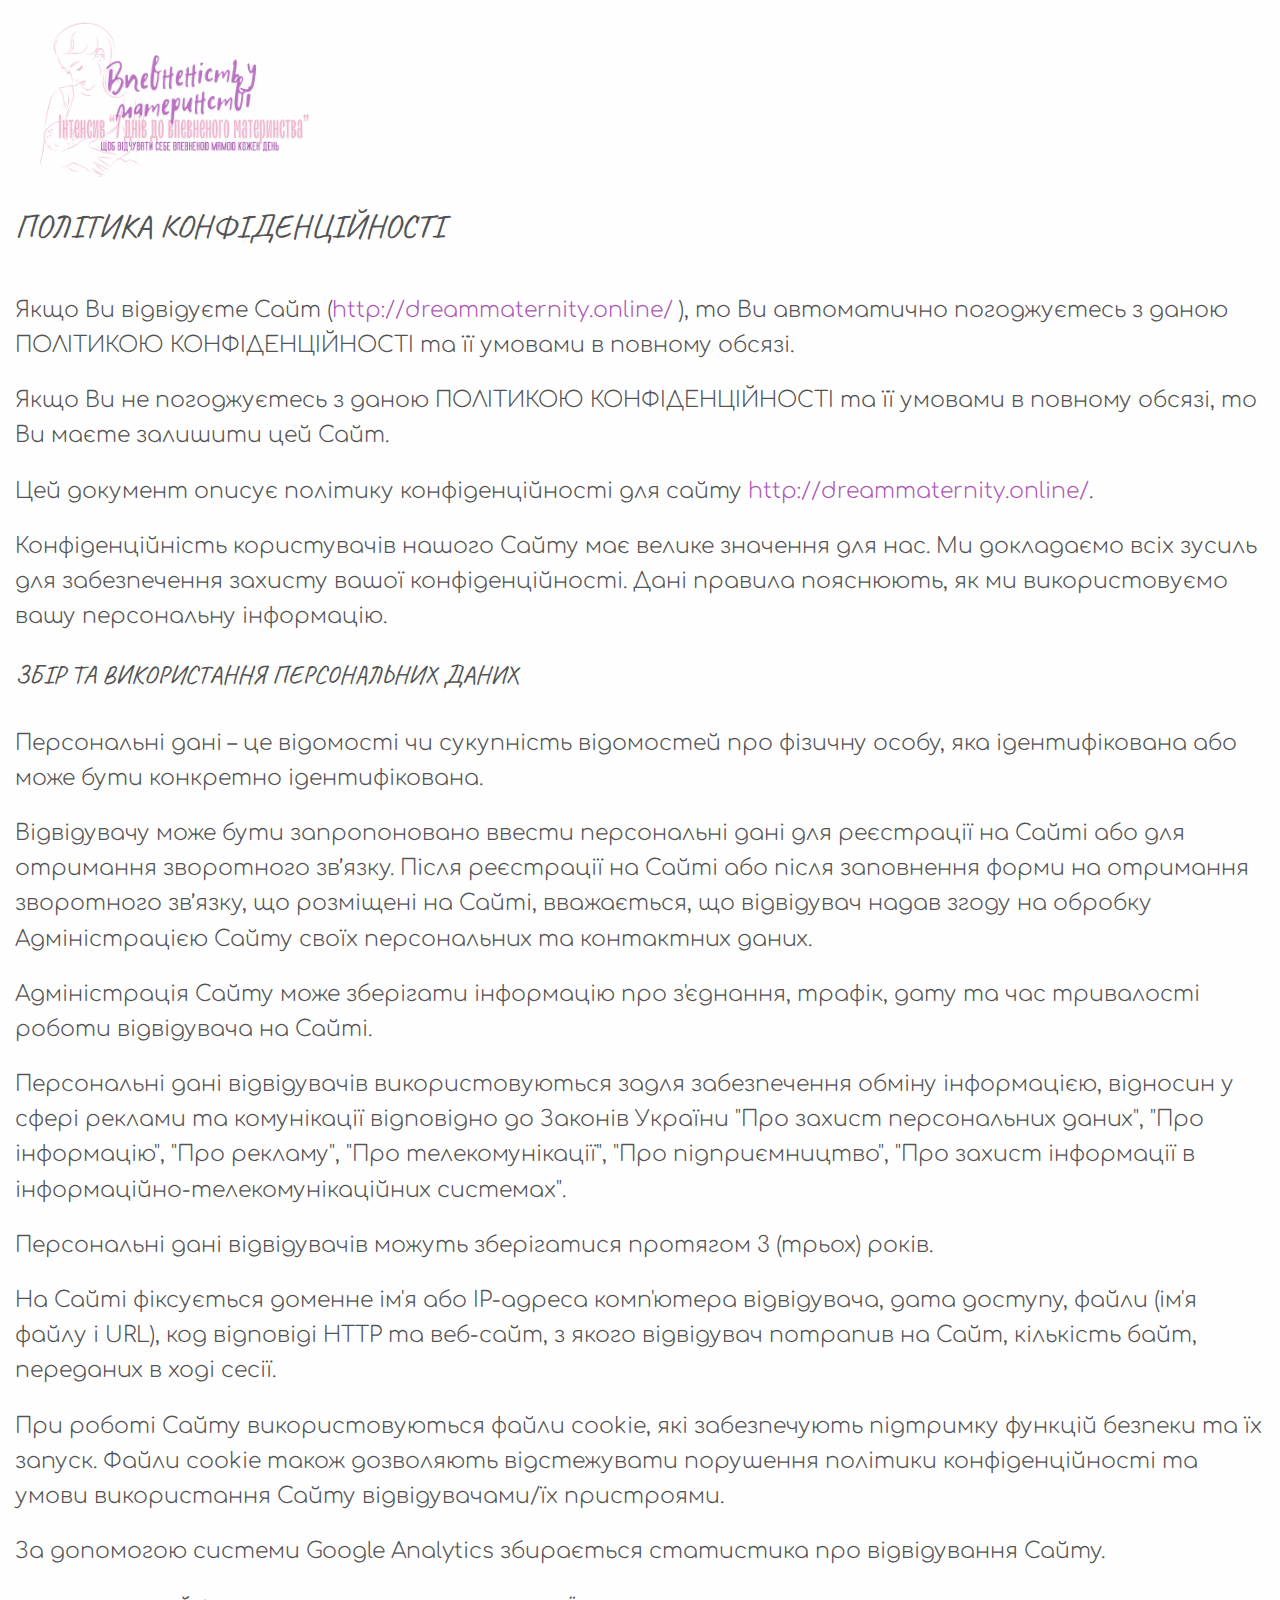
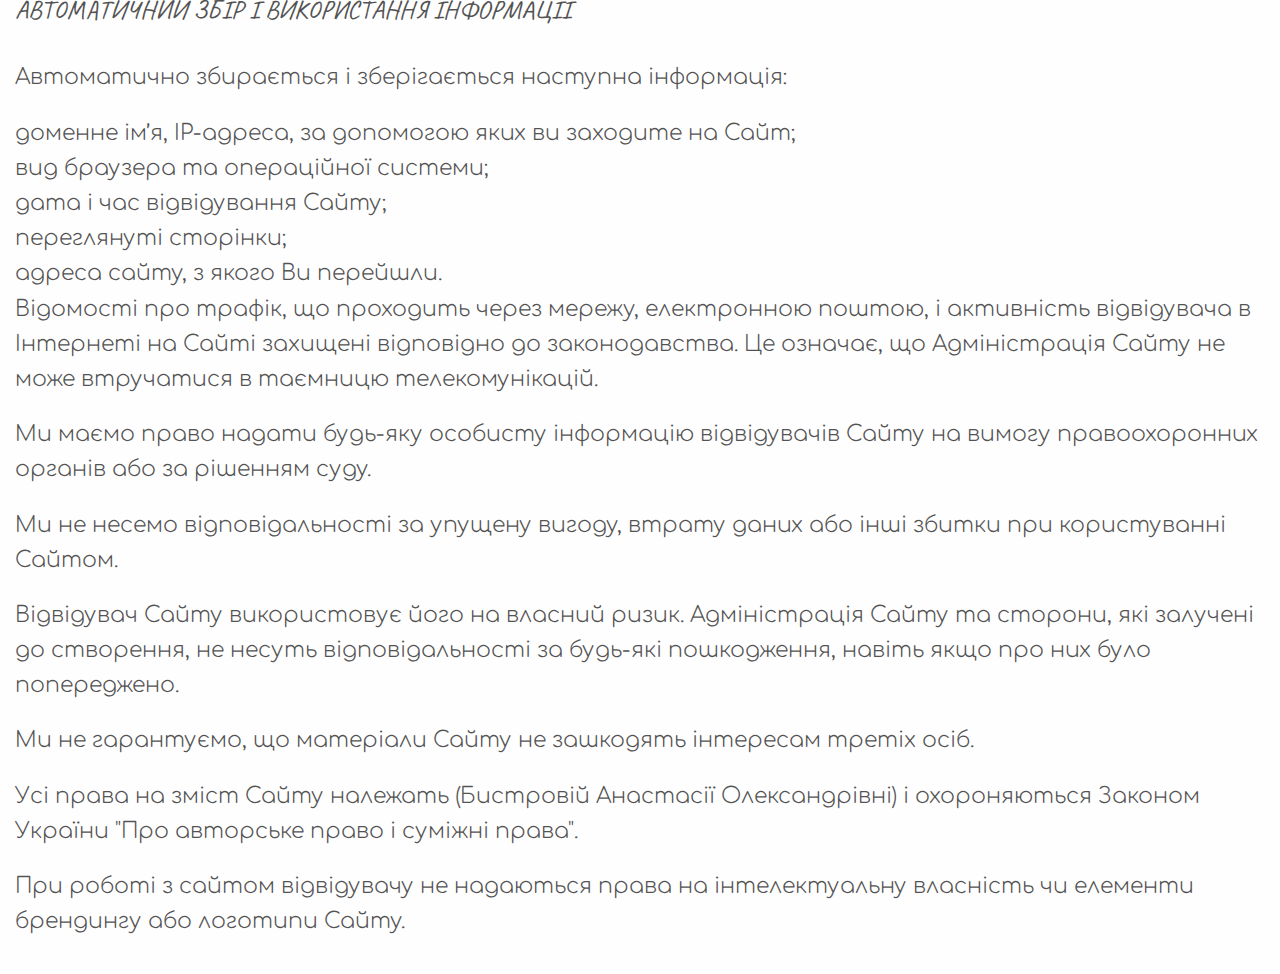
<file: privacy.html>
<!DOCTYPE html>
<html lang="en">

<head>
    <meta charset="UTF-8">
    <meta name="viewport" content="width=device-width, initial-scale=1.0">
    <title>Політика конфіденційності</title>
    <link rel="stylesheet" href="style.css">
    <style>
        section {
            padding: 15px;
            color: #535353;
        }

        p {
            margin-bottom: 20px;
        }

        h2 {
            margin-bottom: 40px;
        }

        h3 {
            text-transform: uppercase;
            margin-bottom: 30px;
        }

        a {
            color: #ad57b6;
        }

        img {
            max-width: 300px;
        }
    </style>
</head>

<body>
    <section>
        <a href="index.html">
            <img src="images/logo.png" alt="7 днів до впевненого материнства">
        </a>
        <h2>ПОЛІТИКА КОНФІДЕНЦІЙНОСТІ</h2>

        <p>Якщо Ви відвідуєте Сайт (<a href="http://dreammaternity.online/">http://dreammaternity.online/</a> ), то Ви
            автоматично погоджуєтесь з даною ПОЛІТИКОЮ
            КОНФІДЕНЦІЙНОСТІ та її умовами в повному обсязі.</p>

        <p>Якщо Ви не погоджуєтесь з даною ПОЛІТИКОЮ КОНФІДЕНЦІЙНОСТІ та її умовами в повному обсязі, то Ви маєте
            залишити
            цей Сайт.</p>

        <p>Цей документ описує політику конфіденційності для сайту <a
                href="http://dreammaternity.online/">http://dreammaternity.online/</a>.</p>

        <p>Конфіденційність користувачів нашого Сайту має велике значення для нас. Ми докладаємо всіх зусиль для
            забезпечення захисту вашої конфіденційності. Дані правила пояснюють, як ми використовуємо вашу персональну
            інформацію.</p>

        <h3>Збір та використання персональних даних</h3>

        <p>Персональні дані – це відомості чи сукупність відомостей про фізичну особу, яка ідентифікована або може бути
            конкретно ідентифікована.</p>

        <p>Відвідувачу може бути запропоновано ввести персональні дані для реєстрації на Сайті або для отримання
            зворотного
            зв’язку. Після реєстрації на Сайті або після заповнення форми на отримання зворотного зв’язку, що розміщені
            на
            Сайті, вважається, що відвідувач надав згоду на обробку Адміністрацією Сайту своїх персональних та
            контактних
            даних.</p>

        <p>Адміністрація Сайту може зберігати інформацію про з'єднання, трафік, дату та час тривалості роботи
            відвідувача на
            Сайті.</p>

        <p>Персональні дані відвідувачів використовуються задля забезпечення обміну інформацією, відносин у сфері
            реклами та
            комунікації відповідно до Законів України "Про захист персональних даних", "Про інформацію", "Про рекламу",
            "Про
            телекомунікації", "Про підприємництво", "Про захист інформації в інформаційно-телекомунікаційних системах".
        </p>

        <p>Персональні дані відвідувачів можуть зберігатися протягом 3 (трьох) років.</p>

        <p>На Сайті фіксується доменне ім'я або IP-адреса комп'ютера відвідувача, дата доступу, файли (ім'я файлу і
            URL),
            код відповіді HTTP та веб-сайт, з якого відвідувач потрапив на Сайт, кількість байт, переданих в ході сесії.
        </p>

        <p>При роботі Сайту використовуються файли cookie, які забезпечують підтримку функцій безпеки та їх запуск.
            Файли
            cookie також дозволяють відстежувати порушення політики конфіденційності та умови використання Сайту
            відвідувачами/їх пристроями.</p>

        <p>За допомогою системи Google Analytics збирається статистика про відвідування Сайту.</p>

        <h3>Автоматичний збір і використання інформації</h3>

        <p>Автоматично збирається і зберігається наступна інформація:</p>

        <ul>
            <li>доменне ім’я, IP-адреса, за допомогою яких ви заходите на Сайт;</li>
            <li>вид браузера та операційної системи;</li>
            <li>дата і час відвідування Сайту;</li>
            <li>переглянуті сторінки;</li>
            <li>адреса сайту, з якого Ви перейшли.</li>
        </ul>

        <p>Відомості про трафік, що проходить через мережу, електронною поштою, і активність відвідувача в Інтернеті на
            Сайті захищені відповідно до законодавства. Це означає, що Адміністрація Сайту не може втручатися в таємницю
            телекомунікацій.</p>

        <p>Ми маємо право надати будь-яку особисту інформацію відвідувачів Сайту на вимогу правоохоронних органів або за
            рішенням суду.</p>

        <p>Ми не несемо відповідальності за упущену вигоду, втрату даних або інші збитки при користуванні Сайтом.</p>

        <p>Відвідувач Сайту використовує його на власний ризик. Адміністрація Сайту та сторони, які залучені до
            створення,
            не несуть відповідальності за будь-які пошкодження, навіть якщо про них було попереджено.</p>

        <p>Ми не гарантуємо, що матеріали Сайту не зашкодять інтересам третіх осіб.</p>

        <p>Усі права на зміст Сайту належать (Бистровій Анастасії Олександрівні) і охороняються Законом України "Про
            авторське право і суміжні права".</p>

        <p>При роботі з сайтом відвідувачу не надаються права на інтелектуальну власність чи елементи брендингу або
            логотипи
            Сайту.</p>
    </section>

</body>

</html>
</file>
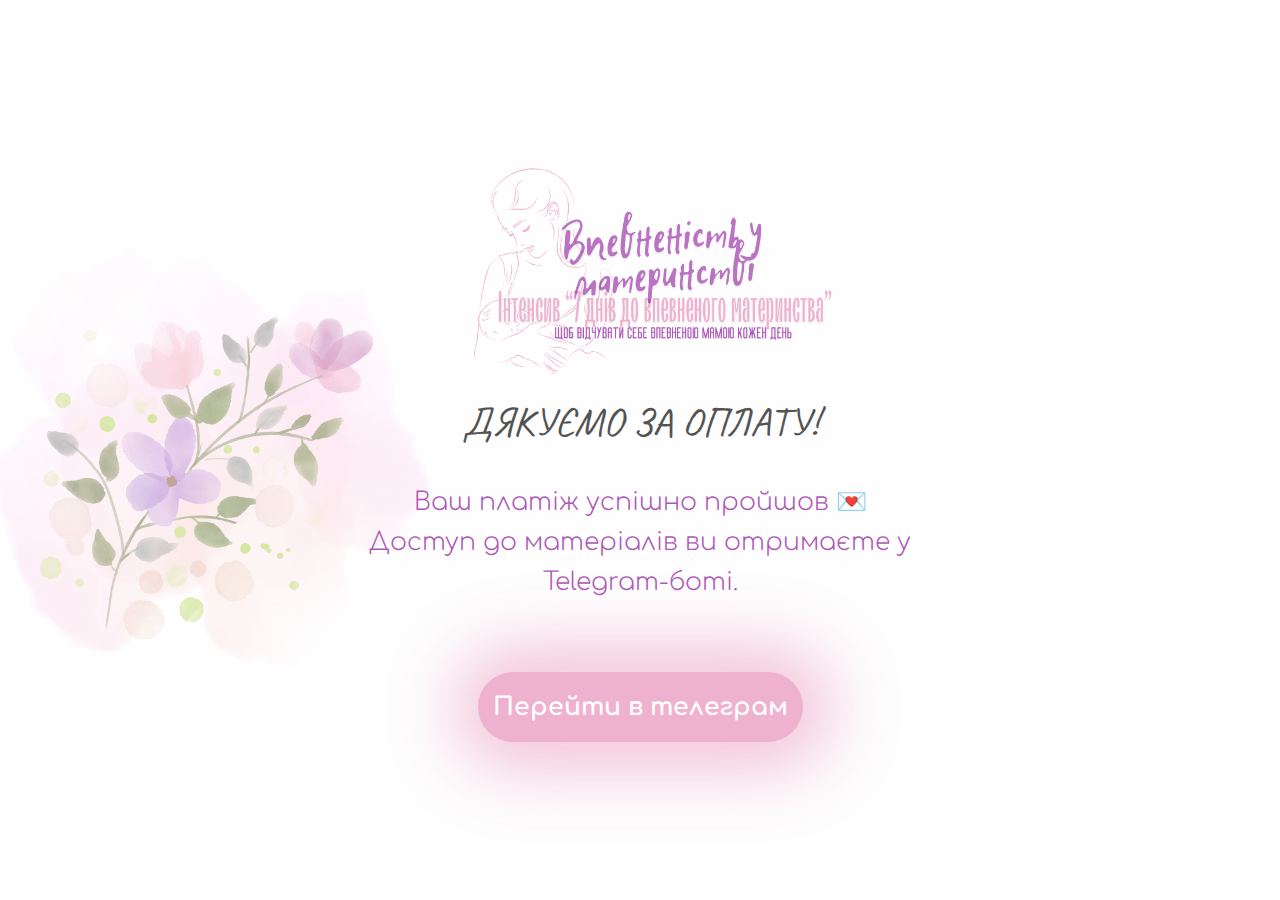
<file: thanks.html>
<!DOCTYPE html>
<html lang="uk">

<head>
    <meta charset="UTF-8">
    <meta name="viewport" content="width=device-width, initial-scale=1.0">
    <title>Дякуємо за оплату</title>
    <link
        href="https://fonts.googleapis.com/css2?family=Playfair+Display:wght@400;700&family=Montserrat:wght@400;700&display=swap"
        rel="stylesheet">
    <link rel="stylesheet" href="https://cdnjs.cloudflare.com/ajax/libs/font-awesome/6.4.0/css/all.min.css">
    <link rel="stylesheet" href="style.css">
</head>

<style>
    body {
        position: relative;
        overflow: hidden;
        display: flex;
        justify-content: center;
        align-items: center;
        text-align: center;
        min-height: 100vh;
    }

    section {
        padding: 15px;
    }

    .back-image {
        position: absolute;
        bottom: 10vh;
        left: -283px;
        z-index: 1;
        opacity: 0.5;
        max-width: 60%;
    }

    .thanks-container {
        padding: 15px;
        max-width: 700px;
        margin: auto;
        display: flex;
        flex-direction: column;
        align-items: center;
        justify-self: center;
        font-size: 25px;
        position: relative;
        z-index: 10;
    }

    p {
        margin: 30px 0;
        text-align: center;
    }

    .main-button {
        margin-top: 40px;
    }

    @media (max-width: 1024px) {
        .thanks-container {
            font-size: 21px;
            margin-top: -100px;
            max-width: 100vw;
        }

        .logo img {
            max-width: 300px;
        }

        .main-button {
            width: 98vw;
        }

        .back-image {
            bottom: -42vh;
            left: 0;
            opacity: 0.3;
            max-width: 164%;
        }


    }
</style>

<body>
    <!-- Meta Pixel Code -->
<script>
!function(f,b,e,v,n,t,s)
{if(f.fbq)return;n=f.fbq=function(){n.callMethod?
n.callMethod.apply(n,arguments):n.queue.push(arguments)};
if(!f._fbq)f._fbq=n;n.push=n;n.loaded=!0;n.version='2.0';
n.queue=[];t=b.createElement(e);t.async=!0;
t.src=v;s=b.getElementsByTagName(e)[0];
s.parentNode.insertBefore(t,s)}(window, document,'script',
'https://connect.facebook.net/en_US/fbevents.js');
fbq('init', '1034640808480714');
fbq('track', 'PageView');
</script>
<noscript><img height="1" width="1" style="display:none"
src="https://www.facebook.com/tr?id=1034640808480714&ev=PageView&noscript=1"
/></noscript>
<!-- End Meta Pixel Code -->
<script>
   fbq('track', 'Purchase', {
    value: 399.00,  // 
    currency: 'UAH'
  });
</script>
    <section>
        <img src="images/back.png" alt="7 днів до впевненого материнства" class="back-image">
        <div class="thanks-container">
            <a class="logo" href="index.html">
                <img src="images/logo.png" alt="7 днів до впевненого материнства">
            </a>
            <h1>Дякуємо за оплату!</h1>
            <p>Ваш платіж успішно пройшов 💌<br>Доступ до матеріалів ви отримаєте у Telegram-боті.</p>
            <a href="https://t.me/ConfidentMaternity_bot?start=xxebeavmTr7k3s9w" class="main-button" target="_blank">
                Перейти в телеграм
            </a>
        </div>
    </section>
</body>

</html>
</file>
<file: style.css>
@import url('https://fonts.googleapis.com/css2?family=Caveat:wght@400..700&family=Comfortaa:wght@300..700&display=swap');

:root {
  --accent: #eed6dc;
  --accent_light: #fae8ed;
  --text: #ad57b6;
  --back: #fefefe;
  --pink: #efb2ce;
  --dark: #535353;
}

* {
  box-sizing: border-box;
  margin: 0;
  padding: 0;
}

a {
  text-decoration: none;
}

ul {
  padding: 0;
  margin: 0;
  list-style: none;
}

body {
  font-family: 'Comfortaa', sans-serif;
  font-weight: 100;
  line-height: 1.6;
  width: 100%;
  max-width: 100%;
  overflow-x: hidden;
  font-size: 22px;
  background-color: var(--back);
  color: var(--text);
}

html {
  width: 100%;
  max-width: 100%;
  overflow-x: hidden;
}

h1,
h2,
h3,
h4,
h5,
h6 {
  font-family: 'Caveat', cursive;
  font-weight: 100;
}

h1 {
  text-transform: uppercase;
  font-size: 40px;
  line-height: 1;
  margin-bottom: 10px;
  font-weight: 100;
  color: var(--dark);
}

h1 span {
  font-size: 50px;
  font-weight: 400;
}

footer {
  display: flex;
  flex-direction: column;
  align-items: center;
  justify-self: center;
  text-align: center;
  background-color: #fff;
  color: var(--dark);
  padding: 15px;
  font-size: 15px;
}

footer a {
  color: var(--pink);
  text-transform: uppercase;
}

footer a {
  color: var(--text);
}

.menu-toggle {
  position: absolute;
  top: 20px;
  right: 20px;
  z-index: 1100;
  cursor: pointer;
  display: flex;
  align-items: center;
  justify-content: center;
  font-weight: 400;
}

.menu-toggle::after {
  content: '';
  position: absolute;
  top: 50%;
  left: 50%;
  transform: translate(-50%, -50%);
  width: 230%;
  height: 200%;
  background: rgba(239, 178, 206, 0.59);
  border-radius: 80%;
  filter: blur(40px);
  z-index: -1;
}

.menu-toggle i {
  font-style: normal;
  padding-right: 30px;
  font-size: 28px;
  font-family: 'Caveat', cursive;
  font-weight: 600;
  background-color: transparent;
}

.menu-toggle span {
  padding-left: 10px;
}

.menu-toggle span,
.menu-toggle span::before,
.menu-toggle span::after {
  content: '';
  display: block;
  background: var(--text);
  height: 3px;
  width: 40px;
  border-radius: 2px;
  transition: all 0.3s ease-in-out;
  position: relative;
}

.menu-toggle span::before {
  position: absolute;
  top: -10px;
}

.menu-toggle span::after {
  position: absolute;
  top: 10px;
}

.menu-toggle.active {
  background-color: transparent;
  box-shadow: none;
  justify-content: end;
}

.menu-toggle.active span {
  background: transparent;
}

.menu-toggle.active i {
  display: none;
}

.menu-toggle.active span::before {
  transform: rotate(45deg);
  top: 0;
}

.menu-toggle.active span::after {
  transform: rotate(-45deg);
  top: 0;
}

nav.menu {
  position: fixed;
  top: 0;
  right: -100%;
  width: 40vw;
  height: 100vh;
  padding: 20px;
  display: flex;
  flex-direction: column;
  align-items: center;
  justify-content: center;
  gap: 15px;
  transition: right 0.3s ease;
  z-index: 1000;
  background: linear-gradient(to left, white 70%, transparent 100%);
}

nav.menu.active {
  right: 0;
}

nav.menu a {
  color: var(--text);
  font-weight: 200;
  text-decoration: none;
  font-size: 26px;
  text-transform: uppercase;
}

header {
  min-height: 100vh;
  max-width: 100%;
  width: 100%;
  padding-bottom: 80px;
  position: relative;
}

header .back-image {
  position: absolute;
  bottom: 10vh;
  left: -183px;
  z-index: 1;
  opacity: 0.7;
}

.header-container {
  position: relative;
  z-index: 10;
}

.header-text {
  display: flex;
  flex-direction: column;
  align-items: center;
  justify-content: center;
  height: 100%;
  min-height: 100vh;
  max-width: 900px;
  margin: 0 auto;
  text-align: center;
  margin-top: -40px;
}

.header-text img {
  right: 100px;
  width: 400px;
  height: 400px;
  border-radius: 100%;
  margin-bottom: 40px;
  object-position: top;
  object-fit: cover;
  box-shadow: 3px 1px 68px 25px rgba(239, 178, 206, 0.79);
  -webkit-box-shadow: 3px 1px 68px 25px rgba(239, 178, 206, 0.79);
  -moz-box-shadow: 3px 1px 68px 25px rgba(239, 178, 206, 0.79);
}

.data {
  font-size: 20px;
  display: flex;
  align-items: center;
  justify-content: center;
  gap: 10px;
}

.data span {
  font-size: 30px;
  color: var(--dark);
}

.offer {
  font-size: 65px;
  text-transform: uppercase;
  line-height: 1.2;
  margin: 30px 0;
  font-weight: bold;
}

.logo img {
  max-width: 400px;
}

.header-text .text {
  color: var(--dark);
}

.none {
  text-decoration: line-through;
}

.floating-btn {
  position: fixed;
  bottom: 12px;
  right: auto;
  left: auto;
  z-index: 999;
  padding: 15px 25px;
  cursor: pointer;
  transition: opacity 0.3s ease, transform 0.3s ease;
  opacity: 0;
  transform: translateY(100px);
  pointer-events: none;
}

.floating-btn.show {
  opacity: 1;
  transform: translateY(0);
  pointer-events: auto;
  min-width: 70vw;
  left: 15vw;
  right: auto;
}

.main-button,
button.main-button {
  min-width: 250px;
  min-height: 50px;
  background-color: #fff;
  padding: 15px;
  border-radius: 35px;
  display: flex;
  align-items: center;
  justify-content: center;
  font-weight: 400;
  box-shadow: 3px 1px 68px 25px rgba(239, 178, 206, 0.79);
  -webkit-box-shadow: 3px 1px 68px 25px rgba(239, 178, 206, 0.79);
  -moz-box-shadow: 3px 1px 68px 25px rgba(239, 178, 206, 0.79);
  cursor: pointer;
  color: var(--text);
  border-color: transparent;
  font-family: 'Comfortaa', sans-serif;
}

.header-text .main-button {
  margin-top: 40px;
}

.main-button .none {
  padding-left: 10px;
  font-size: 30px;
}

.title {
  display: flex;
  flex-direction: column;
  text-align: end;
  max-width: max-content;
}

.title h2 {
  text-transform: inherit;
  font-size: 80px;
  margin-bottom: 0;
  line-height: 1;
  white-space: nowrap;
  color: var(--dark);
}

.title b {
  text-transform: uppercase;
  color: var(--pink);
}

.title span {
  text-transform: uppercase;
  font-size: 50px;
  line-height: 1;
  color: var(--dark);
  white-space: nowrap;
  padding-left: 100px;
  font-family: 'Caveat', cursive;
  font-weight: 100;
}

section {
  padding: 100px 30px;
  position: relative;
  z-index: 2;
}

#whom {
  padding: 0;
  background: linear-gradient(to right, var(--accent), transparent);
}

.whom-container .back-image {
  margin: 40px auto;
  display: flex;
  position: absolute;
  z-index: 1;
}

#whom .back-image {
  position: absolute;
  top: 200px;
  right: -183px;
  z-index: 1;
  opacity: 0.7;
  width: 47vw;
}

.whom-container {
  display: flex;
  flex-direction: column;
  align-items: center;
  gap: 30px;
  margin: 60px auto;
  padding: 100px;
  padding-left: 20px;
  width: 90vw;
  position: relative;
  z-index: 2;
}

.whom-steps {
  display: flex;
  flex-direction: column;
  align-items: center;
}

.whom-steps > div {
  padding: 60px 0;
  display: flex;
  flex-direction: column;
  gap: 40px;
  position: relative;
}

.whom-steps img {
  width: 260px;
}

.whom-step p {
  margin: 0;
  font-size: 25px;
  color: var(--dark);
  font-weight: 100;
  line-height: 1.4;
}

.whom-step p span {
  font-family: 'Caveat', cursive;
  color: var(--text);
  font-size: 32px;
  text-transform: uppercase;
  font-weight: 400;
}

.author-container {
  display: grid;
  grid-template-columns: 1fr 1fr;
  gap: 60px;
  align-items: center;
  justify-content: space-between;
  margin-top: 60px;
}

.author-container > img {
  max-width: 45vw;
}

.title.small h2 {
  font-size: 30px;
  display: flex;
  flex-direction: column;
  flex-wrap: wrap;
  font-family: 'Comfortaa', sans-serif;
}

.author-text p {
  color: var(--dark);
  margin-top: 30px;
  margin-bottom: 30px;
}

.author-text b {
  font-family: 'Caveat', cursive;
  font-weight: 100;
  text-transform: uppercase;
}

#program {
  padding-top: 0;
}

#program .back-image {
  position: absolute;
  bottom: 40%;
  left: 0;
  z-index: 1;
  opacity: 0.7;
  width: 66vw;
}

.program-container {
  position: relative;
  z-index: 2;
}

.program-container .title {
  text-align: center;
  margin: 0 auto;
  align-items: center;
}

.program-list {
  position: relative;
  max-width: 1250px;
  margin: 100px auto;
  padding: 40px 20px;
}

.program-list::before {
  content: '';
  position: absolute;
  top: 0;
  left: 50%;
  transform: translateX(-50%);
  width: 4px;
  height: 100%;
  background: var(--accent_light);
  z-index: 0;
}

.program-item {
  position: relative;
  width: 50%;
  padding: 30px 30px;
  background: var(--accent_light);
  border-radius: 20px;
  box-shadow: 0 5px 20px rgba(239, 178, 206, 0.2);
  display: flex;
  flex-direction: column;
  align-items: flex-start;
  gap: 20px;
  margin-bottom: 40px;
  z-index: 1;
}

.program-item.program-item-btn {
  position: relative;
  box-shadow: none;
  background: transparent;
  border: 0;
  align-items: center;
  justify-content: center;
}

.program-item::before {
  content: '';
  position: absolute;
  top: 40px;
  width: 20px;
  height: 20px;
  border-radius: 50%;
  background: var(--accent);
  border: 4px solid white;
  box-shadow: 0 0 10px rgba(239, 178, 206, 0.4);
  z-index: 2;
}

.program-item.program-item-btn:nth-child(even) {
  margin-top: -54%;
}

.program-item.program-item-btn::before {
  display: none;
}

.program-item:nth-child(odd) {
  left: 0;
  transform: translateX(-10%);
}

.program-item:nth-child(odd)::before {
  right: -12%;
}

.program-item:nth-child(even) {
  left: 50%;
  transform: translateX(10%);
  margin-top: -40%;
}

.program-item:nth-child(even)::before {
  left: -12%;
}

.program-item img {
  max-width: 100%;
  border-radius: 12px;
  box-shadow: 0 0 20px rgba(239, 178, 206, 0.3);
}

.program-item.program-item-btn img {
  box-shadow: none;
  margin-bottom: 30px;
}

.program-item-text h3 {
  font-size: 30px;
  margin-bottom: 10px;
  color: var(--text);
  text-transform: uppercase;
}

.program-item-text h3 span {
  font-size: 30px;
  text-transform: uppercase;
  color: var(--dark);
}

.program-item-text ul {
  list-style: none;
  padding-left: 0;
  margin: 0;
}

.program-item-text li {
  margin-bottom: 10px;
  font-size: 20px;
  color: var(--dark);
}

#results {
  background-color: var(--accent);
  background: url('./images/results.png') no-repeat center center;
  background-size: cover;
  background-attachment: fixed;
  background-repeat: no-repeat;
  max-width: 100%;
  width: 100%;
  min-height: 100vh;
}

.results-title {
  text-align: center;
  margin-bottom: 60px;
}

.results-title h3 {
  font-size: 48px;
  color: var(--dark);
}

.results-title span {
  color: var(--pink);
  font-weight: 600;
  padding-left: 0;
}

.results-list {
  display: grid;
  grid-template-columns: repeat(auto-fit, minmax(320px, 1fr));
  gap: 40px;
  max-width: 1000px;
  margin: 0 auto;
}

.result-item {
  background: white;
  border-radius: 30px;
  padding: 30px 25px;
  display: flex;
  gap: 20px;
  align-items: flex-start;
  box-shadow: 0 10px 30px rgba(239, 178, 206, 0.25);
}

.result-item:last-child {
  grid-column: span 2;
  display: flex;
  align-items: center;
  box-shadow: 3px 1px 68px 25px rgba(239, 178, 206, 0.79);
  -webkit-box-shadow: 3px 1px 68px 25px rgba(239, 178, 206, 0.79);
  -moz-box-shadow: 3px 1px 68px 25px rgba(239, 178, 206, 0.79);
}

.result-item:last-child p span {
  font-size: 45px;
  text-transform: uppercase;
  color: var(--text);
  font-family: 'Caveat', cursive;
}

.result-item p {
  font-size: 30px;
  line-height: 1.2;
  color: var(--dark);
  margin: 0;
  text-align: center;
}

.result-item:last-child p {
  font-size: 40px;
  line-height: 1.4;
}

.learning-grid {
  display: grid;
  grid-template-columns: 1fr 1fr 1fr;
  gap: 40px;
  margin: 100px auto 0;
  max-width: 1400px;
}

.learning-item {
  position: relative;
  background: white;
  border-radius: 25px;
  padding: 140px 25px 30px;
  box-shadow: 0 10px 25px rgba(239, 178, 206, 0.25);
  text-align: center;
  overflow: hidden;
  border: 1px solid var(--text);
}

.learning-item::after {
  content: '';
  position: absolute;
  top: 25px;
  left: 50%;
  transform: translateX(-50%);
  background-image: url('images/icons.png');
  background-size: 200%;
  background-repeat: no-repeat;
}

.icon-1::after {
  background-position: 0% 0%;
  width: 160px;
  height: 95px;
}

.icon-2::after {
  background-position: 102% -2%;
  width: 143px;
  height: 98px;
}

.icon-3::after {
  background-position: -1% 46%;
  width: 171px;
  height: 105px;
}

.icon-4::after {
  background-position: 102% 46%;
  width: 171px;
  height: 105px;
}

.icon-5::after {
  background-position: 0% 100%;
  width: 146px;
  height: 110px;
}

.icon-6::after {
  background-position: 107% 96%;
  width: 170px;
  height: 109px;
}

.learning-item p {
  font-size: 23px;
  line-height: 1.5;
  color: var(--dark);
  margin: 0;
}

#learning {
  max-width: 1440px;
  margin: auto;
}

#learning .title {
  margin: auto;
}

#learning .title h2 {
  display: flex;
  flex-direction: column;
}

.guarantee-content h3 {
  text-transform: uppercase;
  margin-top: 10px;
  font-size: 30px;
  margin-top: 30px;
}

#guarantee {
  max-width: 1440px;
  margin: 0 auto;
  padding-top: 0;
}

#guarantee .author-container img {
  max-height: 620px;
}

#guarantee .main-button {
  max-width: 450px;
  margin: 45px auto;
}

.masonry {
  column-count: 3;
  column-gap: 1rem;
  max-width: 1100px;
  margin: 20px auto;
}

.masonry img {
  width: 100%;
  margin-bottom: 1rem;
  border-radius: 12px;
  display: block;
  break-inside: avoid;
  box-shadow: 0 4px 8px rgba(0, 0, 0, 0.05);
}

#reviews .title h2 {
  font-size: 55px;
  display: flex;
  flex-direction: column;
  align-items: center;
  justify-content: center;
}

@media (max-width: 1024px) {
  .masonry {
    column-count: 2;
  }
}

@media (max-width: 600px) {
  .masonry {
    column-count: 1;
  }
  #reviews {
    flex-direction: column;
  }
}

#reviews {
  display: flex;
  align-items: center;
  justify-content: space-between;
  gap: 20px;
  background: linear-gradient(to right, var(--accent), transparent);
}

.faq-list {
  max-width: 800px;
  margin: 0 auto;
  margin-top: 50px;
  display: flex;
  flex-direction: column;
  gap: 40px;
  position: relative;
  z-index: 100;
}

.faq-item {
  background: white;
  border-radius: 25px;
  box-shadow: 3px 1px 68px 25px rgba(239, 178, 206, 0.79);
  -webkit-box-shadow: 3px 1px 68px 25px rgba(239, 178, 206, 0.79);
  -moz-box-shadow: 3px 1px 68px 25px rgba(239, 178, 206, 0.79);
  overflow: hidden;
  transition: all 0.3s ease;
}

.faq-question {
  width: 100%;
  padding: 30px 25px;
  text-align: left;
  background: none;
  border: none;
  font-size: 26px;
  font-family: inherit;
  color: var(--dark);
  cursor: pointer;
  font-weight: 500;
}

.faq-answer {
  padding: 0 25px;
  max-height: 0;
  overflow: hidden;
  transition: max-height 0.4s ease, padding 0.3s ease;
  font-size: 26px;
  color: var(--text);
  line-height: 1.6;
}

.faq-item.active .faq-answer {
  padding: 15px 25px 25px;
  max-height: 400px;
}

#faq .title h2 {
  display: flex;
  flex-direction: column;
}

#faq .back-image {
  position: absolute;
  top: 200px;
  right: -183px;
  z-index: 1;
  opacity: 0.7;
  width: 47vw;
}

#contacts {
  background: var(--accent_light);
}

.sosial-icons {
  display: flex;
  gap: 20px;
  justify-content: center;
  margin-top: 30px;
}

.circle-icon {
  width: 80px;
  height: 80px;
  border-radius: 50%;
  background-color: #fff;
  display: flex;
  align-items: center;
  justify-content: center;
  text-decoration: none;
  color: var(--text);
  font-size: 36px;
  transition: transform 0.3s ease, background-color 0.3s ease;
  box-shadow: 3px 1px 68px 25px rgba(239, 178, 206, 0.79);
  -webkit-box-shadow: 3px 1px 68px 25px rgba(239, 178, 206, 0.79);
  -moz-box-shadow: 3px 1px 68px 25px rgba(239, 178, 206, 0.79);
}

.contact-container {
  display: flex;
  align-items: center;
  justify-content: space-between;
  margin-top: 50px;
}

.contact-container img {
  max-width: 40vw;
}

.contacts-list {
  display: flex;
  flex-direction: column;
  align-items: center;
  justify-content: center;
  width: 100%;
  text-align: center;
  max-width: 570px;
  margin: auto;
}

.contacts-list img {
  max-width: 400px;
}

.contacts-list h3 {
  text-transform: uppercase;
  color: var(--dark);
}

.modal-overlay {
  display: none;
  position: fixed;
  z-index: 9999;
  inset: 0;
  background: rgba(0, 0, 0, 0.7);
  justify-content: center;
  align-items: center;
}

.modal-overlay.active {
  display: flex;
}

.modal-window {
  background: #fff;
  padding: 40px 30px;
  max-width: 700px;
  width: 90%;
  position: relative;
  border-radius: 16px;
  box-shadow: 0 10px 30px rgba(0, 0, 0, 0.2);
  text-align: center;
}

.modal-window h3 {
  color: var(--dark);
  text-transform: uppercase;
}

.modal-close {
  position: absolute;
  top: 15px;
  right: 20px;
  font-size: 24px;
  background: none;
  border: none;
  cursor: pointer;
}

.modal-form input {
  width: 100%;
  margin: 10px 0;
  padding: 14px;
  border: 1px solid #ccc;
  border-radius: 8px;
  font-size: 16px;
}

.modal-window .main-button {
  width: 100%;
  cursor: pointer;
  font-family: 'Comfortaa', sans-serif;
  font-size: 20px;
  margin: 20px 0;
}

.price-info {
  margin: 10px 0 20px;
  font-size: 20px;
}

.price-info span {
  text-decoration: line-through;
  color: #999;
  font-size: 16px;
  margin-left: 10px;
}

.guarantee {
  margin-top: 20px;
  font-size: 14px;
  color: #666;
}

.timer-block {
  margin-top: 20px;
  font-weight: bold;
  font-size: 18px;
}

@media (max-width: 1024px) {
  body {
    font-size: 18px;
  }
  header {
    padding: 15px 15px 50px;
  }
  header .back-image {
    position: absolute;
    bottom: 5%;
    left: -62%;
    z-index: 1;
    opacity: 0.5;
  }
  .logo img {
    max-width: 260px;
  }
  .menu-toggle i {
    display: none;
  }
  nav.menu {
    width: 100vw;
    background-color: #fff;
  }
  .menu-toggle {
    top: 38px;
    right: 30px;
  }
  .header-text {
    margin-top: -5px;
  }
  .offer {
    font-size: 32px;
    max-width: 345px;
  }
  .header-text img {
    width: 300px;
    height: 300px;
  }
  h1 {
    margin-top: 30px;
    font-size: 30px;
  }
  .header-text .main-button {
    width: 95vw;
  }
  .title {
    width: 100%;
    justify-content: center;
    align-items: center;
    text-align: center;
    max-width: 100%;
  }
  .title h2,
  #reviews .title h2 {
    display: flex;
    flex-wrap: wrap;
    font-size: 38px;
    justify-content: center;
    width: 100%;
  }
  .title span {
    font-size: 34px;
    padding-left: 0;
  }
  section {
    padding: 50px 15px;
  }
  .whom-container {
    padding: 0;
  }
  #whom {
    padding: 15px 0 10px;
    margin-top: 20px;
  }
  .whom-steps > div {
    padding: 20px 0;
  }
  .author-container {
    display: flex;
    flex-direction: column;
  }
  .author-container > img {
    max-width: 95vw;
    width: 95vw;
  }
  .author-text b {
    display: flex;
    flex-wrap: wrap;
  }
  .title.small h2 {
    font-size: 25px;
  }
  .program-item,
  .program-item:nth-child(even),
  .program-item:nth-child(odd) {
    width: 100%;
    left: 0;
    transform: none;
  }
  .program-list {
    margin: 20px auto;
    padding: 0;
    gap: 15px;
  }
  .program-list::before {
    display: none;
  }

  .program-item::before {
    display: none;
  }

  .program-item:nth-child(even) {
    margin-top: 0;
  }
  .program-item-text h3 {
    font-size: 20px;
  }
  .program-item-text li {
    font-size: 16px;
  }
  .program-item {
    margin-bottom: 20px;
  }
  .program-item.program-item-btn:nth-child(even) {
    margin-top: 0;
    padding: 0;
  }
  .program-container .title img {
    max-width: 94vw;
  }
  .results-list {
    display: flex;
    flex-direction: column;
    gap: 20px;
  }
  .results-title {
    margin-bottom: 25px;
  }
  .result-item p {
    font-size: 24px;
  }
  .result-item:last-child {
    flex-direction: column;
  }
  .result-item:last-child p {
    font-size: 30px;
  }
  .learning-grid {
    display: flex;
    flex-direction: column;
    margin: 40px auto;
    gap: 22px;
  }
  .learning-item {
    max-width: 400px;
    margin: auto;
  }
  #learning {
    padding-bottom: 0;
  }
  #guarantee .author-container img {
    width: 100vw;
  }
  .guarantee-content h3 {
    font-size: 22px;
    margin-top: 20px;
  }
  #guarantee .main-button {
    font-size: 16px;
    text-align: center;
  }
  .main-button .none {
    font-size: 25px;
  }
  .learning-item p {
    font-size: 19px;
  }
  .contact-container {
    flex-direction: column;
    margin-top: 20px;
  }
  .contacts-list img {
    max-width: 315px;
  }
  .contact-container img {
    max-width: 98vw;
    width: 98vw;
  }
  #contacts .title {
    text-align: center;
    align-items: center;
  }
  .floating-btn.show {
    min-width: 99vw;
    bottom: 10px;
    left: auto;
  }
  .sosial-icons {
    gap: 10px;
  }
  .circle-icon {
    width: 70px;
    height: 70px;
  }
}

.main-button {
  flex-direction: column;
  border-radius: 65px;
      background: rgba(239, 178, 206, 1);
   font-weight: bold;
    color: #fff;
}
</file>
